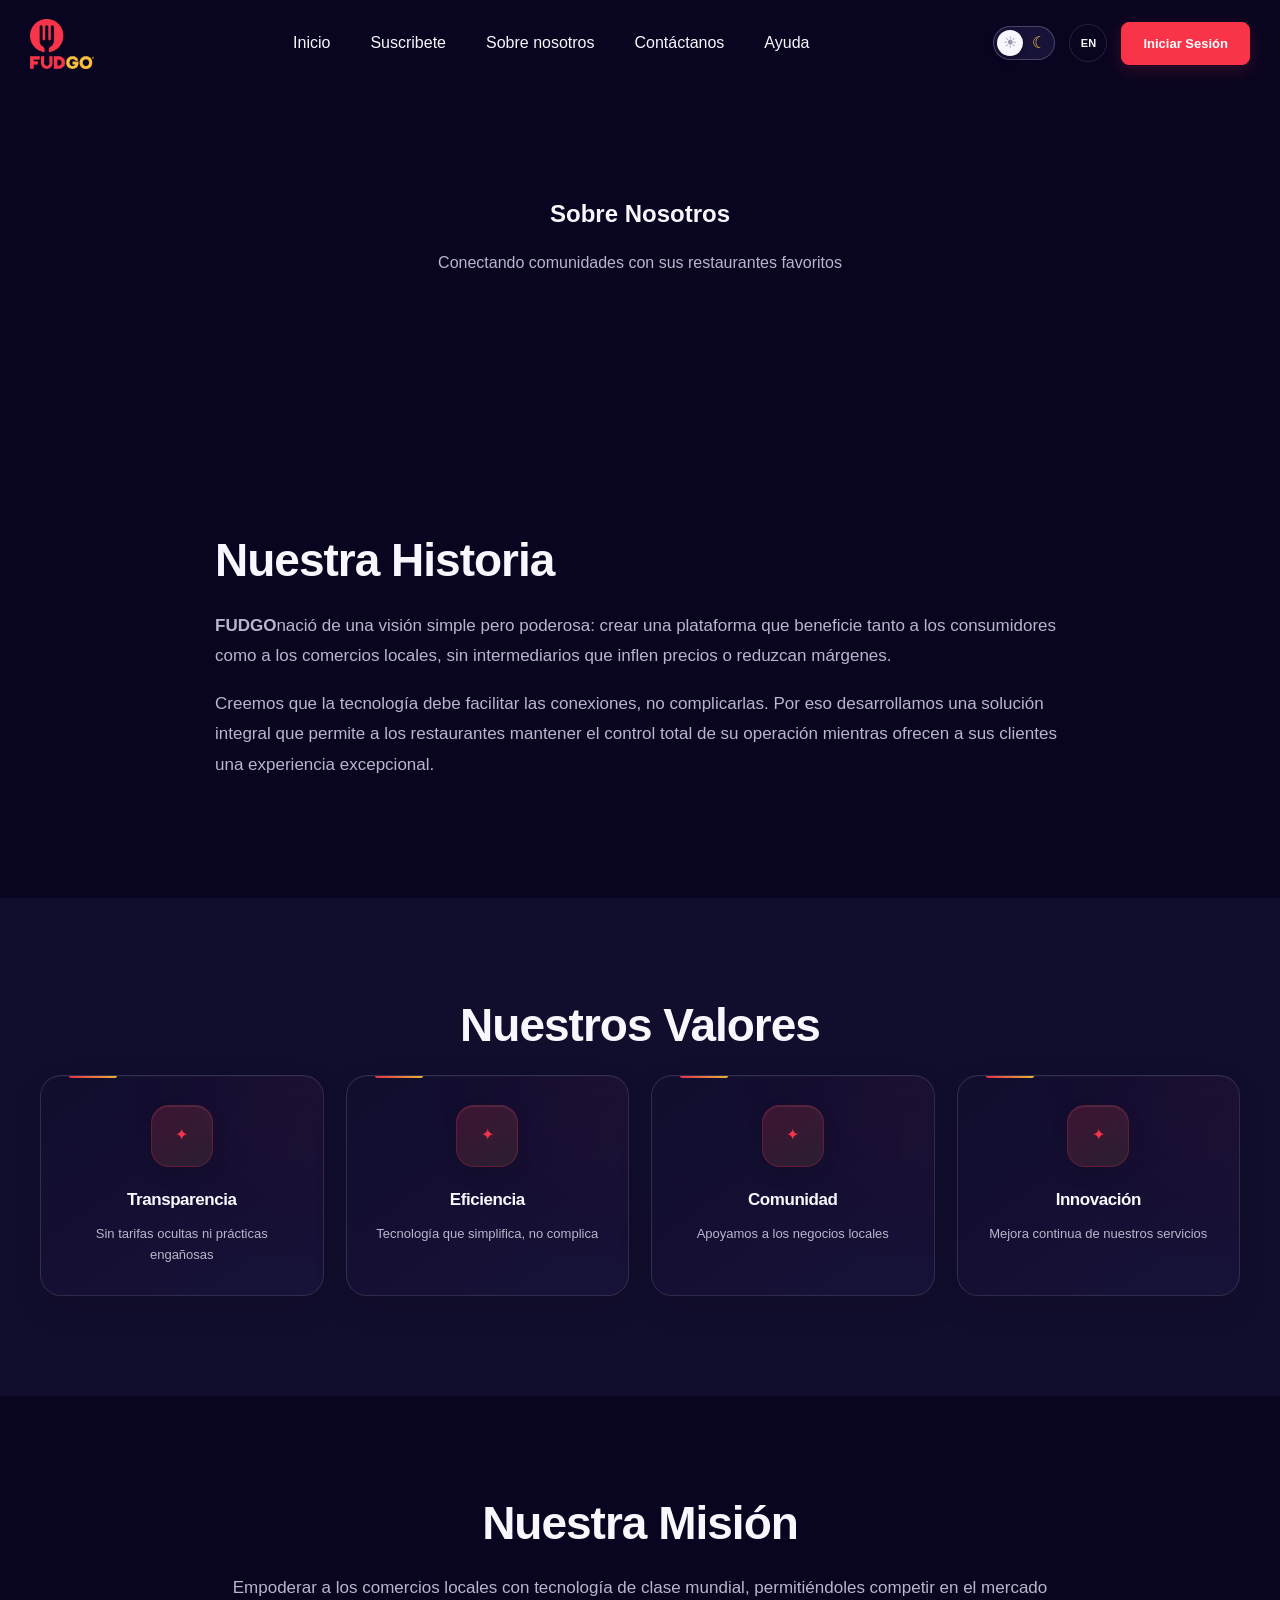
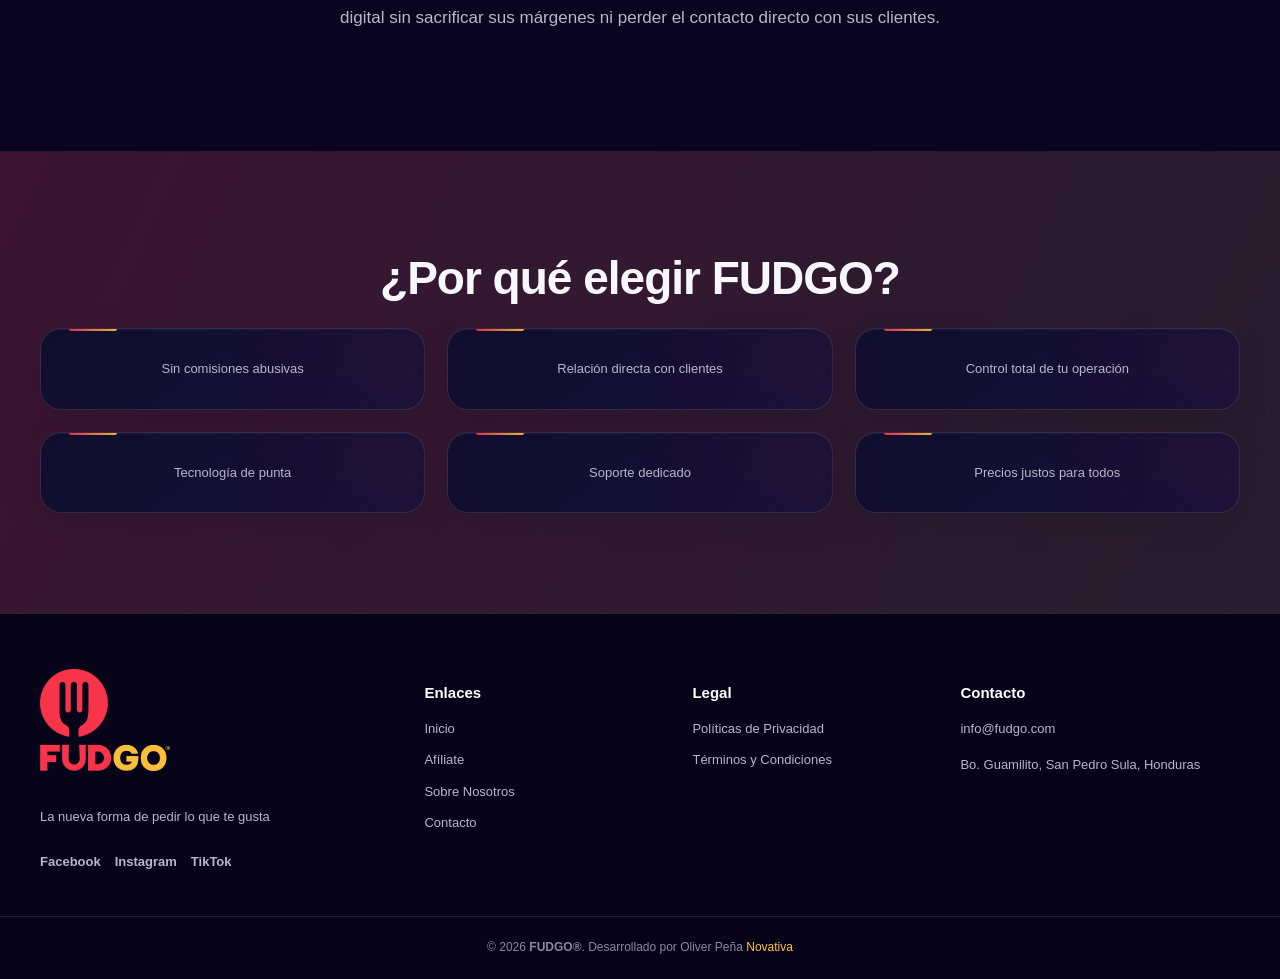
<file: about.html>
<!doctype html><html lang="es"><head><meta charset="utf-8"><meta name="viewport" content="width=device-width,initial-scale=1"><meta name="theme-color" content="#090520"><meta name="description" content="Fudgo: pide directo a tus comercios favoritos o haz crecer tu negocio."><title>Sobre Fudgo | Fudgo</title><link rel="icon" href="Logo.ico"><link rel="stylesheet" href="styles.css"></head><body><header class="site-header">
        <div class="navbar-container">

            <!-- LOGOTIPO -->
            <a class="brand" href="index.html" aria-label="Fudgo - Inicio">
                <img src="assets/src_assets/logo.png" alt="Fudgo" style="height: 50px; width: auto;">
            </a>

            <!-- BOTÓN MENÚ MÓVIL -->
            <button class="menu-toggle" type="button" aria-label="Abrir menú" aria-expanded="false">
                <span></span>
                <span></span>
                <span></span>
            </button>

            <!-- NAVEGACIÓN -->
            <nav class="nav" aria-label="Navegación principal">

                <div class="nav-links">
                    <a href="index.html" data-i18n="header.home">Inicio</a>
                    <a href="affiliate.html" data-i18n="header.suscribete">Suscribete</a>
                    <a href="about.html" data-i18n="header.about">Sobre Fudgo</a>
                    <a href="contact.html" data-i18n="header.contactanos">Contactanos</a>
                    <a href="help.html" data-i18n="header.help">Ayuda</a>
                </div>

                <!-- CONTROLES -->
                <div class="nav-actions">
                    <button class="theme-toggle" type="button" role="switch" aria-checked="false"
                        aria-label="Activar modo claro" title="Cambiar entre modo claro y oscuro">
                        <span class="theme-icon theme-icon-sun" aria-hidden="true">☀</span>
                        <span class="theme-icon theme-icon-moon" aria-hidden="true">☾</span>
                        <span class="theme-toggle-thumb" aria-hidden="true"></span>
                    </button>

                    <button class="lang-toggle" type="button">EN</button>

                    <a class="btn-login" href="https://admin.fudgo.com/sign-in" data-i18n="header.joinFudgo">
                        Iniciar sesión
                        <span aria-hidden="true">↗</span>
                    </a>
                </div>
            </nav>
        </div>
    </header><main><section class="section sub-hero"><div class="container hero-content center"><h1 data-i18n="about.title">Sobre Nosotros</h1><p data-i18n="about.subtitle"></p></div></section><section class="section container narrow"><h2 data-i18n="about.history.title"></h2><p><b class="fudgo">FUDGO</b><span data-i18n="about.history.p1"></span></p><p data-i18n="about.history.p2"></p></section><section class="section section-soft"><div class="container"><h2 class="center" data-i18n="about.values.title"></h2><div class="cards four"><article class="card center"><div class="card-icon">✦</div><h3 data-i18n="about.values.transparency"></h3><p data-i18n="about.values.transparency.desc"></p></article><article class="card center"><div class="card-icon">✦</div><h3 data-i18n="about.values.efficiency"></h3><p data-i18n="about.values.efficiency.desc"></p></article><article class="card center"><div class="card-icon">✦</div><h3 data-i18n="about.values.community"></h3><p data-i18n="about.values.community.desc"></p></article><article class="card center"><div class="card-icon">✦</div><h3 data-i18n="about.values.innovation"></h3><p data-i18n="about.values.innovation.desc"></p></article></div></div></section><section class="section container narrow center"><h2 data-i18n="about.mission.title"></h2><p class="lead" data-i18n="about.mission.desc"></p></section><section class="section cta-band"><div class="container"><h2><span data-i18n="about.why.title">¿Por qué elegir</span> <b>FUDGO</b>?</h2><div class="cards three"><article class="card"><p data-i18n="about.why.r1"></p></article><article class="card"><p data-i18n="about.why.r2"></p></article><article class="card"><p data-i18n="about.why.r3"></p></article><article class="card"><p data-i18n="about.why.r4"></p></article><article class="card"><p data-i18n="about.why.r5"></p></article><article class="card"><p data-i18n="about.why.r6"></p></article></div></div></section></main><footer class="footer"><div class="footer-grid"><div><img src="assets/src_assets/logo.png" alt="Fudgo" class="footer-logo"><p data-i18n="footer.tagline">La nueva forma de pedir lo que te gusta</p><div class="social"><a href="https://www.facebook.com/fudgoapp" target="_blank" rel="noopener noreferrer">Facebook</a><a href="https://www.instagram.com/fudgoapp/" target="_blank" rel="noopener noreferrer">Instagram</a><a href="https://tiktok.com/@fudgoapp" target="_blank" rel="noopener noreferrer">TikTok</a></div></div><div><h3 data-i18n="footer.links">Enlaces</h3><a href="index.html" data-i18n="footer.home">Inicio</a><a href="affiliate.html" data-i18n="footer.affiliate">Afíliate</a><a href="about.html" data-i18n="footer.aboutUs">Sobre Nosotros</a><a href="help.html" data-i18n="footer.contact">Contacto</a></div><div><h3 data-i18n="footer.legal">Legal</h3><a href="terminoscondiciones.html#privacidad" data-i18n="footer.privacy">Políticas de Privacidad</a><a href="terminoscondiciones.html" data-i18n="footer.terms">Términos y Condiciones</a></div><div><h3 data-i18n="footer.contactTitle">Contacto</h3><a href="mailto:info@fudgo.com">info@fudgo.com</a><p>Bo. Guamilito, San Pedro Sula, Honduras</p></div></div><div class="copyright">© 2026 <b class="fudgo">FUDGO®</b>. <span data-i18n="footer.developedBy">Desarrollado por</span> <a href="https://novativa.org/" target="_blank" rel="noopener noreferrer">Novativa</a></div></footer><script src="app.js"></script></body></html>
</file>
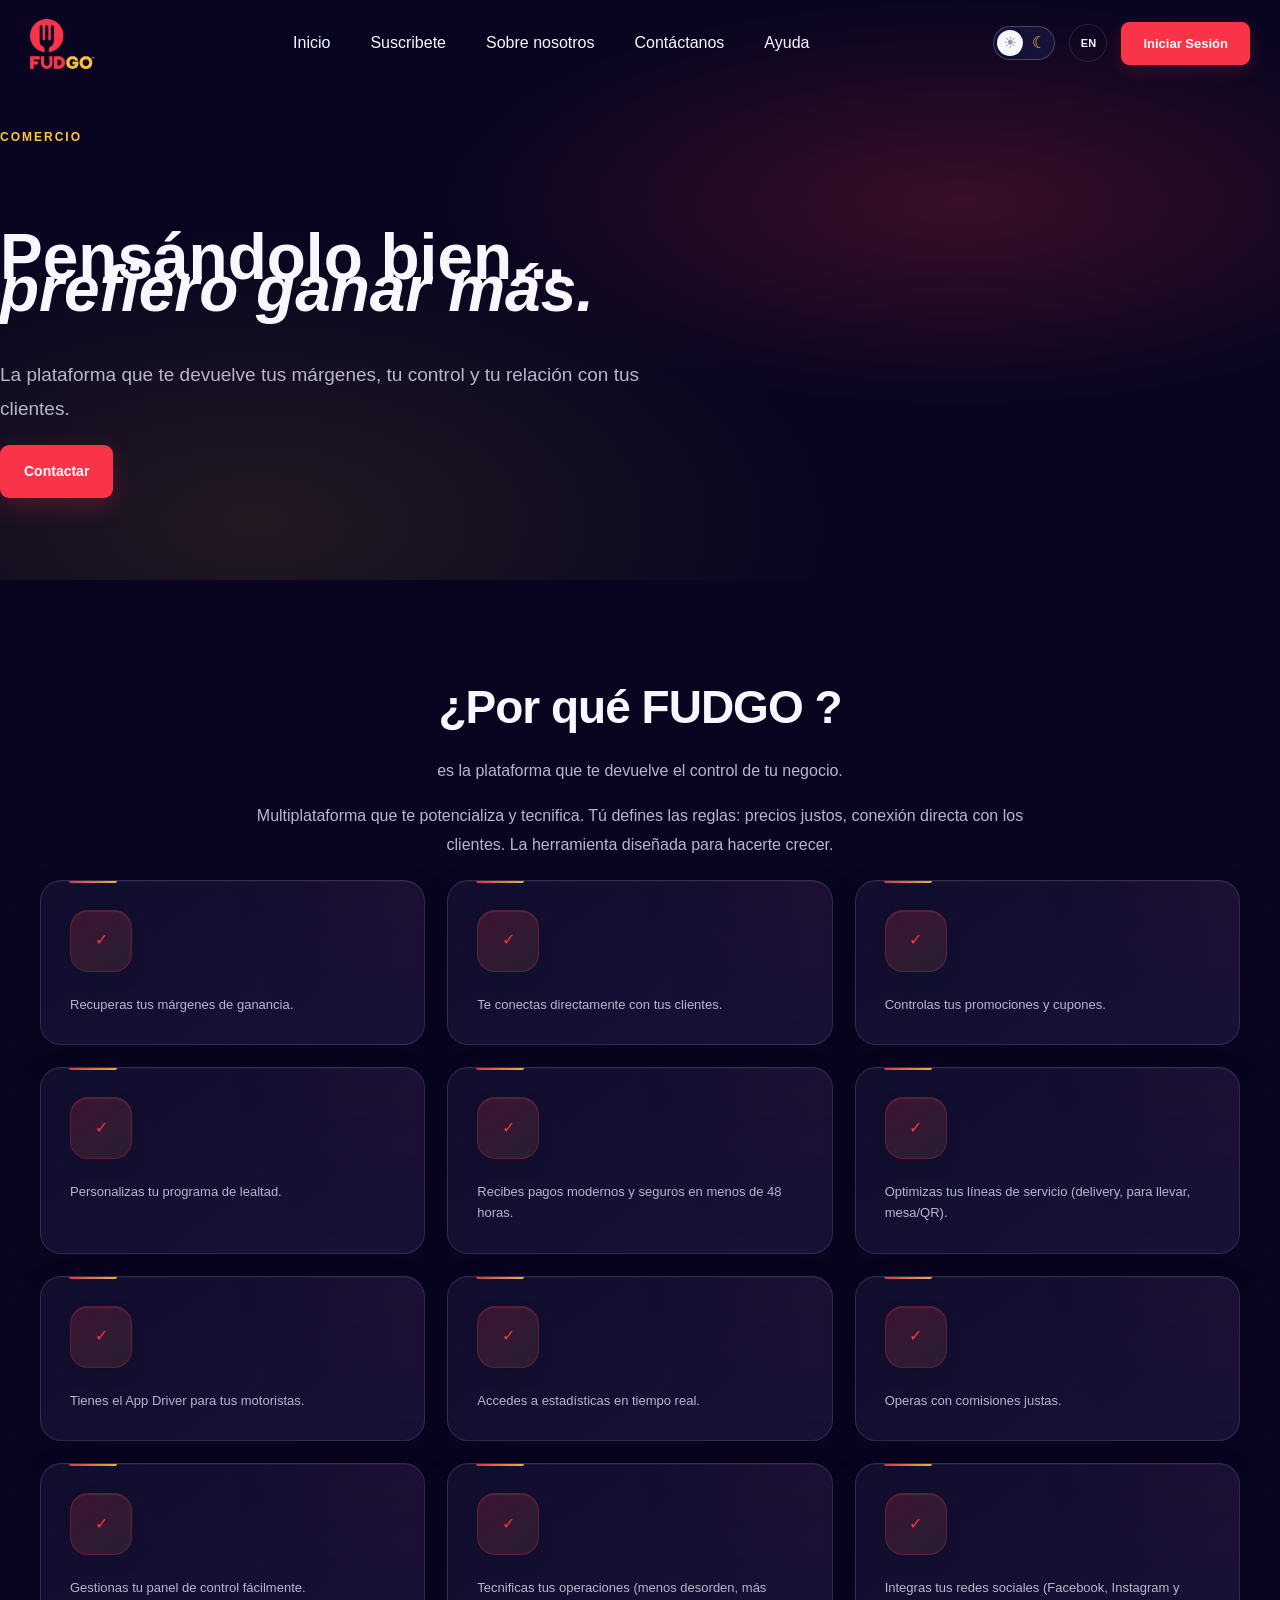
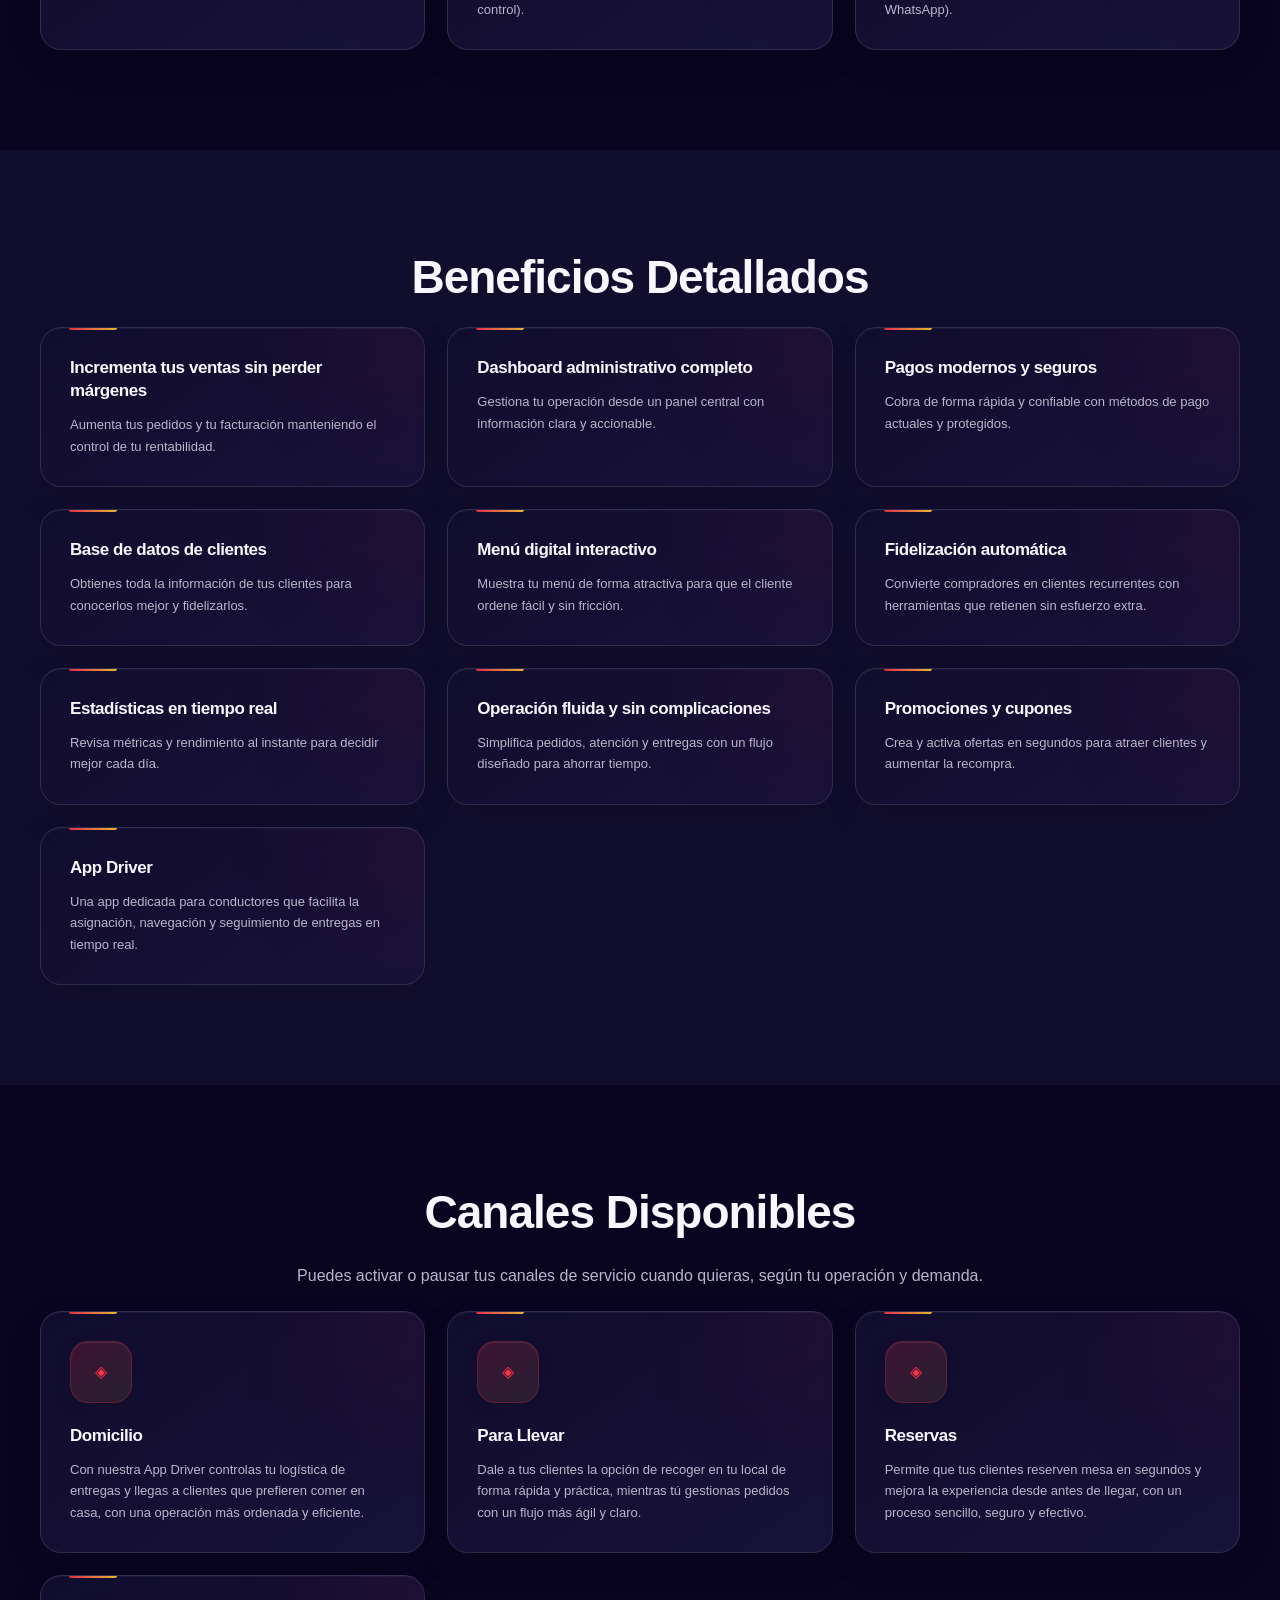
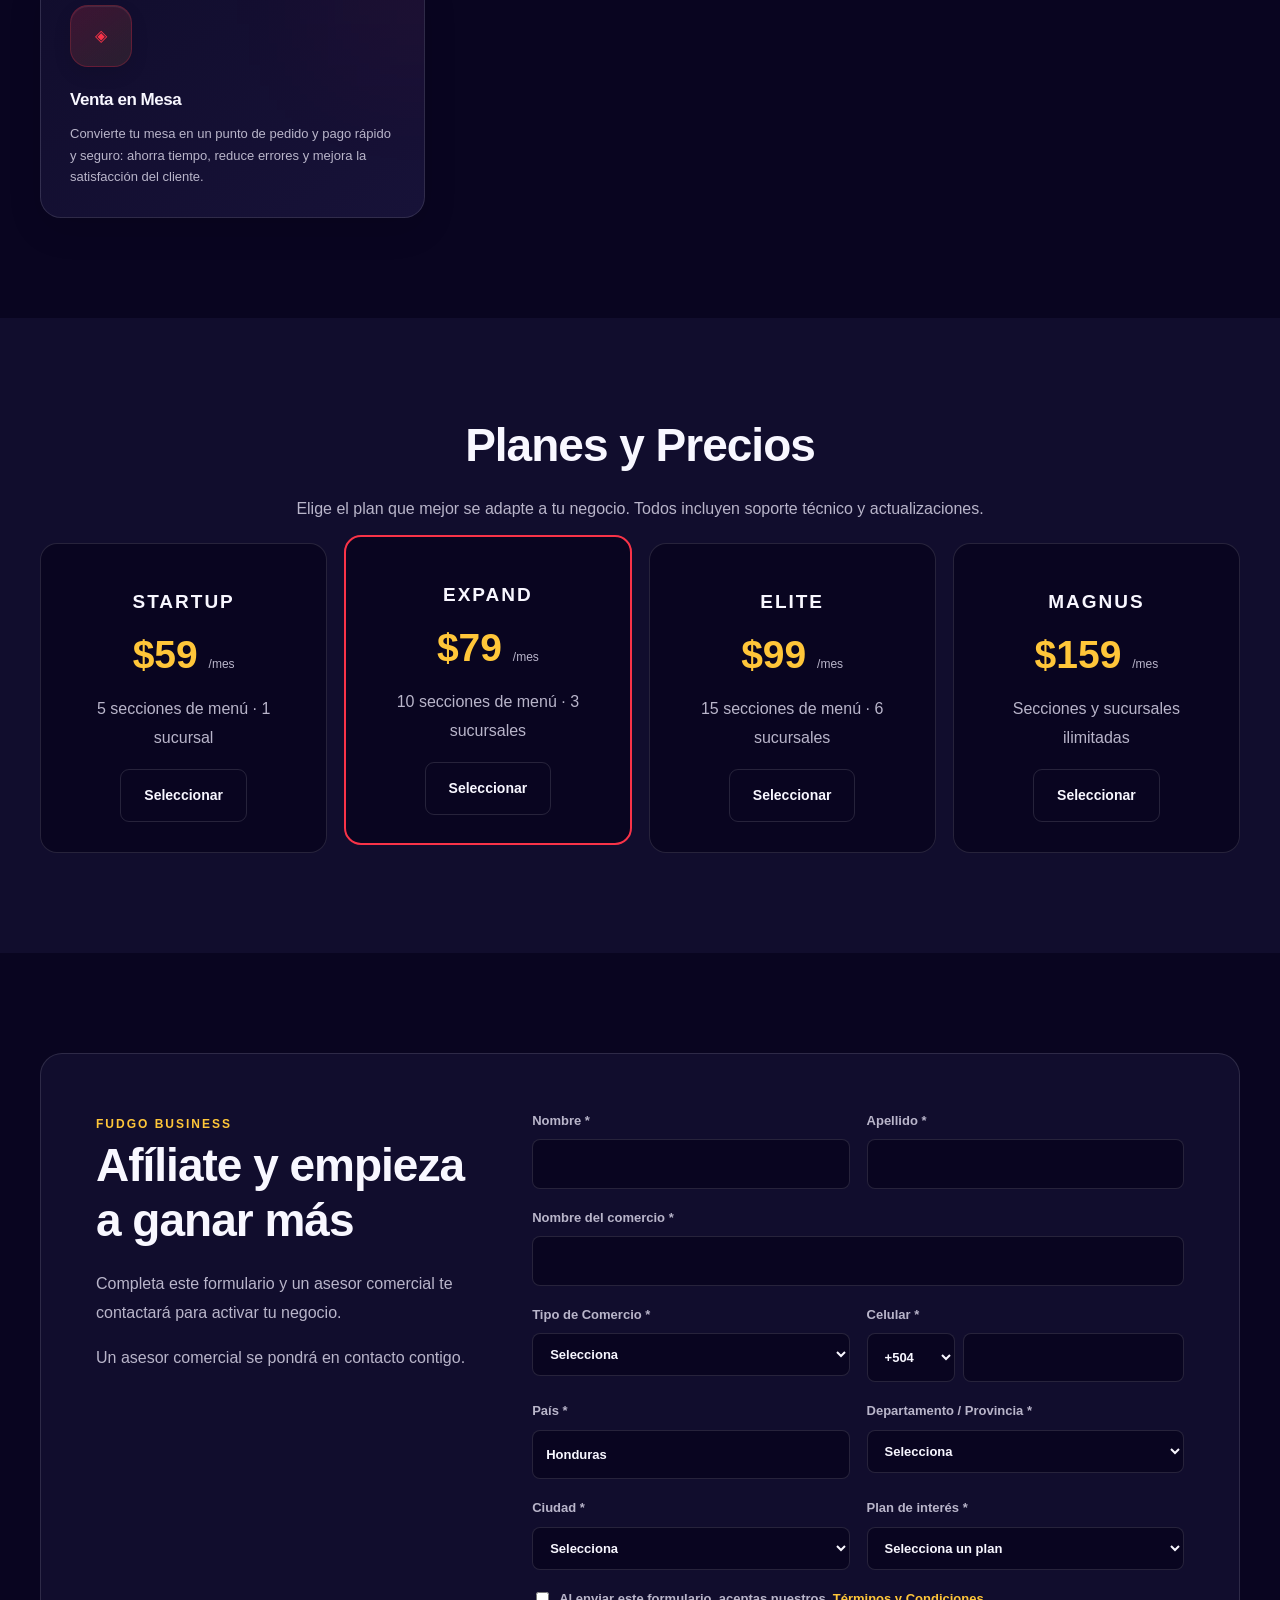
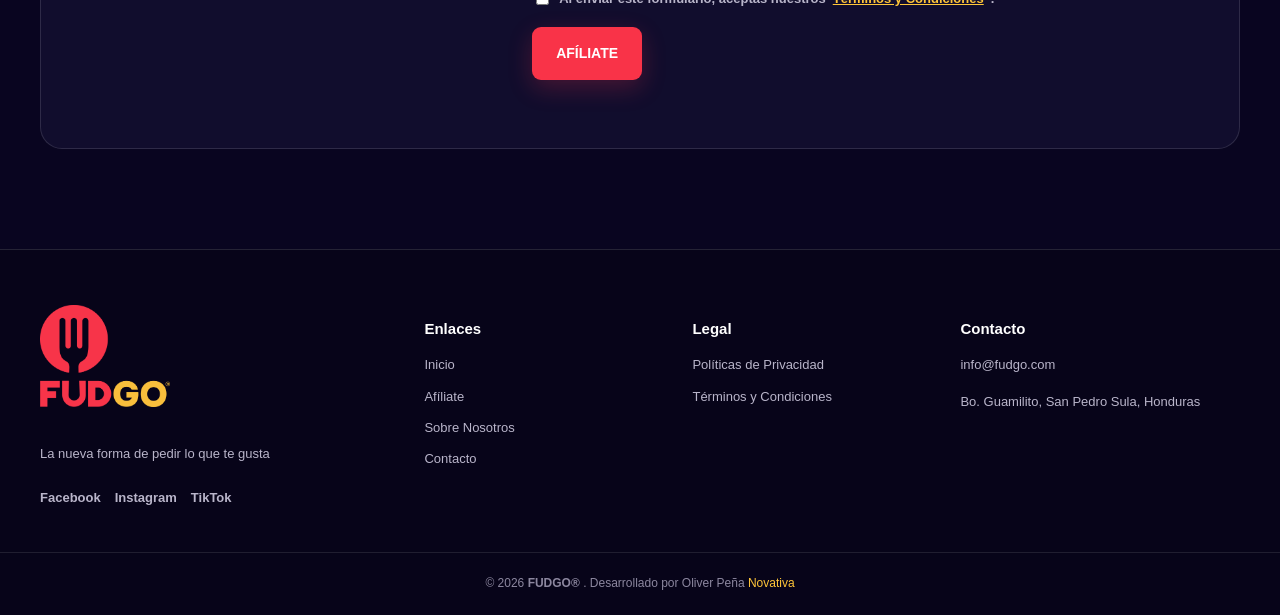
<file: affiliate.html>
<!DOCTYPE html>
<html lang="es">

<head>
    <meta charset="UTF-8">
    <meta name="viewport" content="width=device-width, initial-scale=1">
    <meta name="theme-color" content="#090520">

    <meta name="description"
        content="Afíliate a Fudgo y descubre una plataforma diseñada para ayudarte a crecer, conectar con tus clientes y mejorar la rentabilidad de tu comercio.">

    <title>Afíliate a Fudgo | Haz crecer tu comercio</title>

    <link rel="icon" href="Logo.ico">
    <link rel="stylesheet" href="styles.css">
</head>

<body>

    <!-- =====================================================
         HEADER Y NAVEGACIÓN
    ====================================================== -->

    <header class="site-header">

        <div class="navbar-container">

            <!-- Logotipo -->

            <a class="brand" href="index.html" aria-label="Fudgo - Inicio">
                <img src="assets/src_assets/logo.png" alt="Fudgo" style="height: 50px; width: auto;">
            </a>

            <!-- Menú móvil -->

            <button class="menu-toggle" type="button" aria-label="Abrir menú" aria-expanded="false">
                <span></span>
                <span></span>
                <span></span>
            </button>

            <!-- Navegación principal -->

            <nav class="nav" aria-label="Navegación principal">

                <div class="nav-links">

                    <a href="index.html" data-i18n="header.home">
                        Inicio
                    </a>

                    <a href="affiliate.html" data-i18n="header.suscribete">
                        Suscríbete
                    </a>

                    <a href="about.html" data-i18n="header.about">
                        Sobre Fudgo
                    </a>

                    <a href="contact.html" data-i18n="header.contactanos">
                        Contáctanos
                    </a>

                    <a href="help.html" data-i18n="header.help">
                        Ayuda
                    </a>

                </div>

                <!-- Controles de navegación -->

                <div class="nav-actions">

                    <!-- Selector de tema -->

                    <button class="theme-toggle" type="button" role="switch" aria-checked="false"
                        aria-label="Activar modo claro" title="Cambiar entre modo claro y oscuro">

                        <span class="theme-icon theme-icon-sun" aria-hidden="true">
                            ☀
                        </span>

                        <span class="theme-icon theme-icon-moon" aria-hidden="true">
                            ☾
                        </span>

                        <span class="theme-toggle-thumb" aria-hidden="true"></span>

                    </button>

                    <!-- Selector de idioma -->

                    <button class="lang-toggle" type="button">
                        EN
                    </button>

                    <!-- Inicio de sesión -->

                    <a class="btn-login" href="https://admin.fudgo.com/sign-in" data-i18n="header.joinFudgo">
                        Iniciar sesión

                        <span aria-hidden="true">
                            ↗
                        </span>
                    </a>

                </div>

            </nav>

        </div>

    </header>


    <!-- =====================================================
         CONTENIDO PRINCIPAL
    ====================================================== -->

    <main>


        <!-- =================================================
             HERO DE AFILIACIÓN
        ================================================== -->

        <section class="hero sub-hero">

            <div class="container hero-content">

                <span class="eyebrow" data-i18n="aff.hero.badge">
                    Comercio
                </span>

                <h1>

                    <span data-i18n="aff.hero.slide1.l1">
                        Pensándolo bien...
                    </span>

                    <br>

                    <em data-i18n="aff.hero.slide1.l2">
                        prefiero ganar más.
                    </em>

                </h1>

                <p data-i18n="aff.hero.subtitle">
                    La plataforma que te devuelve tus márgenes,
                    tu control y tu relación con tus clientes.
                </p>

                <a href="#formulario" class="btn btn-primary" data-i18n="aff.hero.contact">
                    Contactar
                </a>

            </div>

        </section>


        <!-- =================================================
             POR QUÉ FUDGO
        ================================================== -->

        <section class="section container">

            <div class="section-heading">

                <h2>

                    <span data-i18n="aff.why.title">
                        ¿Por qué
                    </span>

                    <b class="fudgo">
                        FUDGO
                    </b>?

                </h2>

                <p class="lead" data-i18n="aff.why.subtitle">
                    Es la plataforma que te devuelve el control
                    de tu negocio.
                </p>

                <p data-i18n="aff.why.desc"></p>

            </div>


            <!-- Tarjetas de ventajas -->

            <div class="cards">

                <article class="card">

                    <div class="card-icon" aria-hidden="true">
                        ✓
                    </div>

                    <p data-i18n="aff.why.item1"></p>

                </article>


                <article class="card">

                    <div class="card-icon" aria-hidden="true">
                        ✓
                    </div>

                    <p data-i18n="aff.why.item2"></p>

                </article>


                <article class="card">

                    <div class="card-icon" aria-hidden="true">
                        ✓
                    </div>

                    <p data-i18n="aff.why.item3"></p>

                </article>


                <article class="card">

                    <div class="card-icon" aria-hidden="true">
                        ✓
                    </div>

                    <p data-i18n="aff.why.item4"></p>

                </article>


                <article class="card">

                    <div class="card-icon" aria-hidden="true">
                        ✓
                    </div>

                    <p data-i18n="aff.why.item5"></p>

                </article>


                <article class="card">

                    <div class="card-icon" aria-hidden="true">
                        ✓
                    </div>

                    <p data-i18n="aff.why.item6"></p>

                </article>


                <article class="card">

                    <div class="card-icon" aria-hidden="true">
                        ✓
                    </div>

                    <p data-i18n="aff.why.item7"></p>

                </article>


                <article class="card">

                    <div class="card-icon" aria-hidden="true">
                        ✓
                    </div>

                    <p data-i18n="aff.why.item8"></p>

                </article>


                <article class="card">

                    <div class="card-icon" aria-hidden="true">
                        ✓
                    </div>

                    <p data-i18n="aff.why.item9"></p>

                </article>


                <article class="card">

                    <div class="card-icon" aria-hidden="true">
                        ✓
                    </div>

                    <p data-i18n="aff.why.item10"></p>

                </article>


                <article class="card">

                    <div class="card-icon" aria-hidden="true">
                        ✓
                    </div>

                    <p data-i18n="aff.why.item11"></p>

                </article>


                <article class="card">

                    <div class="card-icon" aria-hidden="true">
                        ✓
                    </div>

                    <p data-i18n="aff.why.item12"></p>

                </article>

            </div>

        </section>


        <!-- =================================================
             BENEFICIOS DETALLADOS
        ================================================== -->

        <section class="section section-soft">

            <div class="container">

                <div class="section-heading">

                    <h2 data-i18n="aff.benefits.title">
                        Beneficios detallados
                    </h2>

                </div>


                <div class="cards">

                    <article class="card">

                        <h3 data-i18n="aff.benefits.b1.title"></h3>

                        <p data-i18n="aff.benefits.b1.desc"></p>

                    </article>


                    <article class="card">

                        <h3 data-i18n="aff.benefits.b2.title"></h3>

                        <p data-i18n="aff.benefits.b2.desc"></p>

                    </article>


                    <article class="card">

                        <h3 data-i18n="aff.benefits.b3.title"></h3>

                        <p data-i18n="aff.benefits.b3.desc"></p>

                    </article>


                    <article class="card">

                        <h3 data-i18n="aff.benefits.b4.title"></h3>

                        <p data-i18n="aff.benefits.b4.desc"></p>

                    </article>


                    <article class="card">

                        <h3 data-i18n="aff.benefits.b5.title"></h3>

                        <p data-i18n="aff.benefits.b5.desc"></p>

                    </article>


                    <article class="card">

                        <h3 data-i18n="aff.benefits.b6.title"></h3>

                        <p data-i18n="aff.benefits.b6.desc"></p>

                    </article>


                    <article class="card">

                        <h3 data-i18n="aff.benefits.b7.title"></h3>

                        <p data-i18n="aff.benefits.b7.desc"></p>

                    </article>


                    <article class="card">

                        <h3 data-i18n="aff.benefits.b8.title"></h3>

                        <p data-i18n="aff.benefits.b8.desc"></p>

                    </article>


                    <article class="card">

                        <h3 data-i18n="aff.benefits.b9.title"></h3>

                        <p data-i18n="aff.benefits.b9.desc"></p>

                    </article>


                    <article class="card">

                        <h3 data-i18n="aff.benefits.b10.title"></h3>

                        <p data-i18n="aff.benefits.b10.desc"></p>

                    </article>

                </div>

            </div>

        </section>


        <!-- =================================================
             CANALES DISPONIBLES
        ================================================== -->

        <section class="section container">

            <div class="section-heading">

                <h2 data-i18n="aff.channels.title">
                    Canales disponibles
                </h2>

                <p data-i18n="aff.channels.subtitle"></p>

            </div>


            <div class="cards">

                <article class="card">

                    <div class="card-icon" aria-hidden="true">
                        ◈
                    </div>

                    <h3 data-i18n="aff.channels.delivery"></h3>

                    <p data-i18n="aff.channels.delivery.desc"></p>

                </article>


                <article class="card">

                    <div class="card-icon" aria-hidden="true">
                        ◈
                    </div>

                    <h3 data-i18n="aff.channels.takeout"></h3>

                    <p data-i18n="aff.channels.takeout.desc"></p>

                </article>


                <article class="card">

                    <div class="card-icon" aria-hidden="true">
                        ◈
                    </div>

                    <h3 data-i18n="aff.channels.reservations"></h3>

                    <p data-i18n="aff.channels.reservations.desc"></p>

                </article>


                <article class="card">

                    <div class="card-icon" aria-hidden="true">
                        ◈
                    </div>

                    <h3 data-i18n="aff.channels.dineIn"></h3>

                    <p data-i18n="aff.channels.dineIn.desc"></p>

                </article>

            </div>

        </section>


        <!-- =================================================
             PLANES Y PRECIOS
        ================================================== -->

        <section class="section section-soft">

            <div class="container">

                <div class="section-heading">

                    <h2 data-i18n="aff.pricing.title">
                        Planes y precios
                    </h2>

                    <p data-i18n="aff.pricing.subtitle"></p>

                </div>


                <div class="pricing">


                    <!-- STARTUP -->

                    <article class="price-card">

                        <h3>
                            STARTUP
                        </h3>

                        <div class="price">
                            $59
                            <small>/mes</small>
                        </div>

                        <p>
                            5 secciones de menú · 1 sucursal
                        </p>

                        <a class="btn btn-outline" href="#formulario" data-plan="STARTUP">
                            Seleccionar
                        </a>

                    </article>


                    <!-- EXPAND -->

                    <article class="price-card featured">

                        <h3>
                            EXPAND
                        </h3>

                        <div class="price">
                            $79
                            <small>/mes</small>
                        </div>

                        <p>
                            10 secciones de menú · 3 sucursales
                        </p>

                        <a class="btn btn-outline" href="#formulario" data-plan="EXPAND">
                            Seleccionar
                        </a>

                    </article>


                    <!-- ELITE -->

                    <article class="price-card">

                        <h3>
                            ELITE
                        </h3>

                        <div class="price">
                            $99
                            <small>/mes</small>
                        </div>

                        <p>
                            15 secciones de menú · 6 sucursales
                        </p>

                        <a class="btn btn-outline" href="#formulario" data-plan="ELITE">
                            Seleccionar
                        </a>

                    </article>


                    <!-- MAGNUS -->

                    <article class="price-card">

                        <h3>
                            MAGNUS
                        </h3>

                        <div class="price">
                            $159
                            <small>/mes</small>
                        </div>

                        <p>
                            Secciones y sucursales ilimitadas
                        </p>

                        <a class="btn btn-outline" href="#formulario" data-plan="MAGNUS">
                            Seleccionar
                        </a>

                    </article>

                </div>

            </div>

        </section>


        <!-- =================================================
             FORMULARIO DE AFILIACIÓN
        ================================================== -->

        <section class="section container" id="formulario">

            <div class="form-wrap">


                <!-- Información del formulario -->

                <div class="form-intro">

                    <span class="eyebrow">
                        FUDGO BUSINESS
                    </span>

                    <h2 data-i18n="aff.form.title">
                        Afíliate y empieza a ganar más
                    </h2>

                    <p data-i18n="aff.form.subtitle"></p>

                    <p class="muted">
                        Un asesor comercial se pondrá en contacto contigo.
                    </p>

                </div>


                <!-- Formulario -->

                <form id="affiliate-form" class="form-grid" novalidate>


                    <!-- Campo antispam -->

                    <label class="form-honeypot" aria-hidden="true">

                        No completar

                        <input name="website" type="text" tabindex="-1" autocomplete="off">

                    </label>


                    <!-- Nombre -->

                    <label>

                        <span data-i18n="aff.form.firstName">
                            Nombre *
                        </span>

                        <input type="text" name="firstName" autocomplete="given-name" required>

                    </label>


                    <!-- Apellido -->

                    <label>

                        <span data-i18n="aff.form.lastName">
                            Apellido *
                        </span>

                        <input type="text" name="lastName" autocomplete="family-name" required>

                    </label>


                    <!-- Nombre del comercio -->

                    <label class="full">

                        <span data-i18n="aff.form.businessName">
                            Nombre del comercio *
                        </span>

                        <input type="text" name="businessName" autocomplete="organization" required>

                    </label>


                    <!-- Tipo de comercio -->

                    <label>

                        <span data-i18n="aff.form.businessType">
                            Tipo de comercio *
                        </span>

                        <select name="businessType" required>

                            <option value="">
                                Selecciona
                            </option>

                            <option value="Bares y pubs">
                                Bares y pubs
                            </option>

                            <option value="Cafeterías">
                                Cafeterías
                            </option>

                            <option value="Carnicerías y delicatessen">
                                Carnicerías y delicatessen
                            </option>

                            <option value="Catering y banquetes">
                                Catering y banquetes
                            </option>

                            <option value="Comida rápida">
                                Comida rápida
                            </option>

                            <option value="Comida saludable">
                                Comida saludable
                            </option>

                            <option value="Food trucks">
                                Food trucks
                            </option>

                            <option value="Heladerías y postres">
                                Heladerías y postres
                            </option>

                            <option value="Mariscos">
                                Mariscos
                            </option>

                            <option value="Panaderías y reposterías">
                                Panaderías y reposterías
                            </option>

                            <option value="Pizzerías">
                                Pizzerías
                            </option>

                            <option value="Restaurantes">
                                Restaurantes
                            </option>

                            <option value="Supermercados y minisúper">
                                Supermercados y minisúper
                            </option>

                            <option value="Sushi y comida asiática">
                                Sushi y comida asiática
                            </option>

                            <option value="Tiendas de conveniencia">
                                Tiendas de conveniencia
                            </option>

                        </select>

                    </label>


                    <!-- Celular -->

                    <label>

                        <span data-i18n="aff.form.phone">
                            Celular *
                        </span>

                        <div class="phone-input">

                            <select name="countryCode" aria-label="Código de país">

                                <option value="+504">
                                    +504
                                </option>

                                <option value="+1">
                                    +1
                                </option>

                            </select>

                            <input type="tel" name="phone" autocomplete="tel-national" required>

                        </div>

                    </label>


                    <!-- País -->

                    <label>

                        <span data-i18n="aff.form.country">
                            País *
                        </span>

                        <input type="text" name="country" value="Honduras" autocomplete="country-name" required>

                    </label>


                    <!-- Departamento -->

                    <label>

                        <span data-i18n="aff.form.department">
                            Departamento / Provincia *
                        </span>

                        <select name="department" required>

                            <option value="">
                                Selecciona
                            </option>

                            <option value="Atlántida">
                                Atlántida
                            </option>

                            <option value="Choluteca">
                                Choluteca
                            </option>

                            <option value="Colón">
                                Colón
                            </option>

                            <option value="Comayagua">
                                Comayagua
                            </option>

                            <option value="Copán">
                                Copán
                            </option>

                            <option value="Cortés">
                                Cortés
                            </option>

                            <option value="El Paraíso">
                                El Paraíso
                            </option>

                            <option value="Francisco Morazán">
                                Francisco Morazán
                            </option>

                            <option value="Gracias a Dios">
                                Gracias a Dios
                            </option>

                            <option value="Intibucá">
                                Intibucá
                            </option>

                            <option value="Islas de la Bahía">
                                Islas de la Bahía
                            </option>

                            <option value="La Paz">
                                La Paz
                            </option>

                            <option value="Lempira">
                                Lempira
                            </option>

                            <option value="Ocotepeque">
                                Ocotepeque
                            </option>

                            <option value="Olancho">
                                Olancho
                            </option>

                            <option value="Santa Bárbara">
                                Santa Bárbara
                            </option>

                            <option value="Valle">
                                Valle
                            </option>

                            <option value="Yoro">
                                Yoro
                            </option>

                        </select>

                    </label>


                    <!-- Ciudad -->

                    <label>

                        <span data-i18n="aff.form.city">
                            Ciudad *
                        </span>

                        <select name="city" id="city" required>

                            <option value="">
                                Selecciona
                            </option>

                            <option value="San Pedro Sula">
                                San Pedro Sula
                            </option>

                            <option value="Tegucigalpa">
                                Tegucigalpa
                            </option>

                            <option value="La Ceiba">
                                La Ceiba
                            </option>

                            <option value="Choluteca">
                                Choluteca
                            </option>

                            <option value="Comayagua">
                                Comayagua
                            </option>

                            <option value="Siguatepeque">
                                Siguatepeque
                            </option>

                            <option value="Otro">
                                Otro
                            </option>

                        </select>

                    </label>


                    <!-- Ciudad personalizada -->

                    <label id="custom-city-wrap" class="hidden">

                        <span data-i18n="aff.form.customCity">
                            Especificar ciudad *
                        </span>

                        <input type="text" name="customCity">

                    </label>


                    <!-- Plan de interés -->

                    <label>

                        <span data-i18n="aff.form.plan">
                            Plan de interés *
                        </span>

                        <select name="plan" id="plan" required>

                            <option value="">
                                Selecciona un plan
                            </option>

                            <option value="STARTUP">
                                STARTUP
                            </option>

                            <option value="EXPAND">
                                EXPAND
                            </option>

                            <option value="ELITE">
                                ELITE
                            </option>

                            <option value="MAGNUS">
                                MAGNUS
                            </option>

                        </select>

                    </label>


                    <!-- Aceptación de términos -->

                    <label class="full consent">

                        <input type="checkbox" name="termsAcceptedCheckbox" value="yes" required>

                        <span data-i18n="aff.form.terms">
                            Al enviar este formulario, aceptas nuestros
                        </span>

                        <a href="terminoscondiciones.html" target="_blank" rel="noopener noreferrer">
                            Términos y Condiciones
                        </a>.

                    </label>


                    <!-- Envío -->

                    <div class="full">

                        <button class="btn btn-primary" type="submit" data-i18n="aff.form.submit">
                            AFÍLIATE
                        </button>

                        <p id="form-status" class="form-status" role="status" aria-live="polite"></p>

                    </div>

                </form>

            </div>

        </section>

    </main>


    <!-- =====================================================
         FOOTER
    ====================================================== -->

    <footer class="footer">

        <div class="footer-grid">


            <!-- Marca -->

            <div>

                <img src="assets/src_assets/logo.png" alt="Fudgo" class="footer-logo">

                <p data-i18n="footer.tagline">
                    La nueva forma de pedir lo que te gusta
                </p>


                <!-- Redes sociales -->

                <div class="social">

                    <a href="https://www.facebook.com/fudgoapp" target="_blank" rel="noopener noreferrer">
                        Facebook
                    </a>

                    <a href="https://www.instagram.com/fudgoapp/" target="_blank" rel="noopener noreferrer">
                        Instagram
                    </a>

                    <a href="https://tiktok.com/@fudgoapp" target="_blank" rel="noopener noreferrer">
                        TikTok
                    </a>

                </div>

            </div>


            <!-- Enlaces -->

            <div>

                <h3 data-i18n="footer.links">
                    Enlaces
                </h3>

                <a href="index.html" data-i18n="footer.home">
                    Inicio
                </a>

                <a href="affiliate.html" data-i18n="footer.affiliate">
                    Afíliate
                </a>

                <a href="about.html" data-i18n="footer.aboutUs">
                    Sobre Nosotros
                </a>

                <a href="help.html" data-i18n="footer.contact">
                    Contacto
                </a>

            </div>


            <!-- Información legal -->

            <div>

                <h3 data-i18n="footer.legal">
                    Legal
                </h3>

                <a href="terminoscondiciones.html#privacidad" data-i18n="footer.privacy">
                    Políticas de Privacidad
                </a>

                <a href="terminoscondiciones.html" data-i18n="footer.terms">
                    Términos y Condiciones
                </a>

            </div>


            <!-- Contacto -->

            <div>

                <h3 data-i18n="footer.contactTitle">
                    Contacto
                </h3>

                <a href="mailto:info@fudgo.com">
                    info@fudgo.com
                </a>

                <p>
                    Bo. Guamilito, San Pedro Sula, Honduras
                </p>

            </div>

        </div>


        <!-- Copyright -->

        <div class="copyright">

            © 2026

            <b class="fudgo">
                FUDGO®
            </b>.

            <span data-i18n="footer.developedBy">
                Desarrollado por
            </span>

            <a href="https://novativa.org/" target="_blank" rel="noopener noreferrer">
                Novativa
            </a>

        </div>

    </footer>


    <!-- =====================================================
         JAVASCRIPT
    ====================================================== -->

    <script src="app.js"></script>

</body>

</html>
</file>
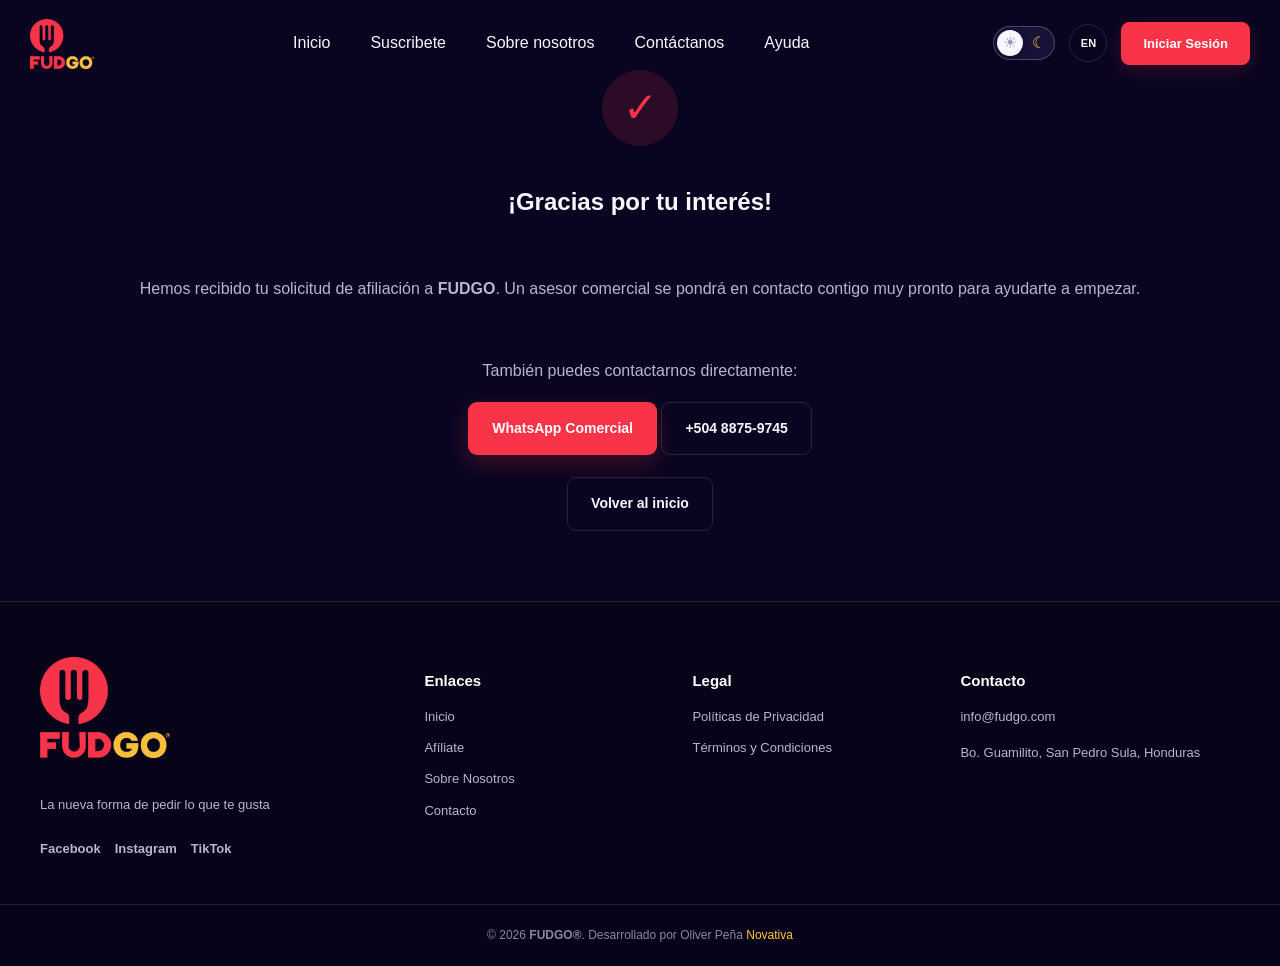
<file: gracias.html>
<!doctype html><html lang="es"><head><meta charset="utf-8"><meta name="viewport" content="width=device-width,initial-scale=1"><meta name="theme-color" content="#090520"><meta name="description" content="Fudgo: pide directo a tus comercios favoritos o haz crecer tu negocio."><title>Gracias | Fudgo</title><link rel="icon" href="Logo.ico"><link rel="stylesheet" href="styles.css"></head><body><header class="site-header">
        <div class="navbar-container">

            <!-- LOGOTIPO -->
            <a class="brand" href="index.html" aria-label="Fudgo - Inicio">
                <img src="assets/src_assets/logo.png" alt="Fudgo" style="height: 50px; width: auto;">
            </a>

            <!-- BOTÓN MENÚ MÓVIL -->
            <button class="menu-toggle" type="button" aria-label="Abrir menú" aria-expanded="false">
                <span></span>
                <span></span>
                <span></span>
            </button>

            <!-- NAVEGACIÓN -->
            <nav class="nav" aria-label="Navegación principal">

               <div class="nav-links">
                    <a href="index.html" data-i18n="header.home">Inicio</a>
                    <a href="affiliate.html" data-i18n="header.suscribete">Suscribete</a>
                    <a href="about.html" data-i18n="header.about">Sobre Fudgo</a>
                    <a href="contact.html" data-i18n="header.contactanos">Contactanos</a>
                    <a href="help.html" data-i18n="header.help">Ayuda</a>
                </div>

                <!-- CONTROLES -->
                <div class="nav-actions">
                    <button class="theme-toggle" type="button" role="switch" aria-checked="false"
                        aria-label="Activar modo claro" title="Cambiar entre modo claro y oscuro">
                        <span class="theme-icon theme-icon-sun" aria-hidden="true">☀</span>
                        <span class="theme-icon theme-icon-moon" aria-hidden="true">☾</span>
                        <span class="theme-toggle-thumb" aria-hidden="true"></span>
                    </button>

                    <button class="lang-toggle" type="button">EN</button>

                    <a class="btn-login" href="https://admin.fudgo.com/sign-in" data-i18n="header.joinFudgo">
                        Iniciar sesión
                        <span aria-hidden="true">↗</span>
                    </a>
                </div>
            </nav>
        </div>
    </header><main><section class="section thankyou"><div class="success-mark">✓</div><h1 data-i18n="thanks.title">¡Gracias por tu interés!</h1><p class="lead"><span data-i18n="thanks.message"></span> <b class="fudgo">FUDGO</b><span data-i18n="thanks.message2"></span></p><div class="card"><p data-i18n="thanks.directContact">¿Necesitas contactarnos directamente?</p><a class="btn btn-primary" href="https://api.whatsapp.com/send?phone=50488759745" target="_blank" rel="noopener noreferrer" data-i18n="thanks.whatsapp">WhatsApp</a> <a class="btn btn-outline" href="tel:+50488759745">+504 8875-9745</a></div><a href="index.html" class="btn btn-outline" data-i18n="thanks.backHome">Volver al inicio</a></section></main><footer class="footer"><div class="footer-grid"><div><img src="assets/src_assets/logo.png" alt="Fudgo" class="footer-logo"><p data-i18n="footer.tagline">La nueva forma de pedir lo que te gusta</p><div class="social"><a href="https://www.facebook.com/fudgoapp" target="_blank" rel="noopener noreferrer">Facebook</a><a href="https://www.instagram.com/fudgoapp/" target="_blank" rel="noopener noreferrer">Instagram</a><a href="https://tiktok.com/@fudgoapp" target="_blank" rel="noopener noreferrer">TikTok</a></div></div><div><h3 data-i18n="footer.links">Enlaces</h3><a href="index.html" data-i18n="footer.home">Inicio</a><a href="affiliate.html" data-i18n="footer.affiliate">Afíliate</a><a href="about.html" data-i18n="footer.aboutUs">Sobre Nosotros</a><a href="help.html" data-i18n="footer.contact">Contacto</a></div><div><h3 data-i18n="footer.legal">Legal</h3><a href="terminoscondiciones.html#privacidad" data-i18n="footer.privacy">Políticas de Privacidad</a><a href="terminoscondiciones.html" data-i18n="footer.terms">Términos y Condiciones</a></div><div><h3 data-i18n="footer.contactTitle">Contacto</h3><a href="mailto:info@fudgo.com">info@fudgo.com</a><p>Bo. Guamilito, San Pedro Sula, Honduras</p></div></div><div class="copyright">© 2026 <b class="fudgo">FUDGO®</b>. <span data-i18n="footer.developedBy">Desarrollado por</span> <a href="https://novativa.org/" target="_blank" rel="noopener noreferrer">Novativa</a></div></footer><script src="app.js"></script></body></html>
</file>
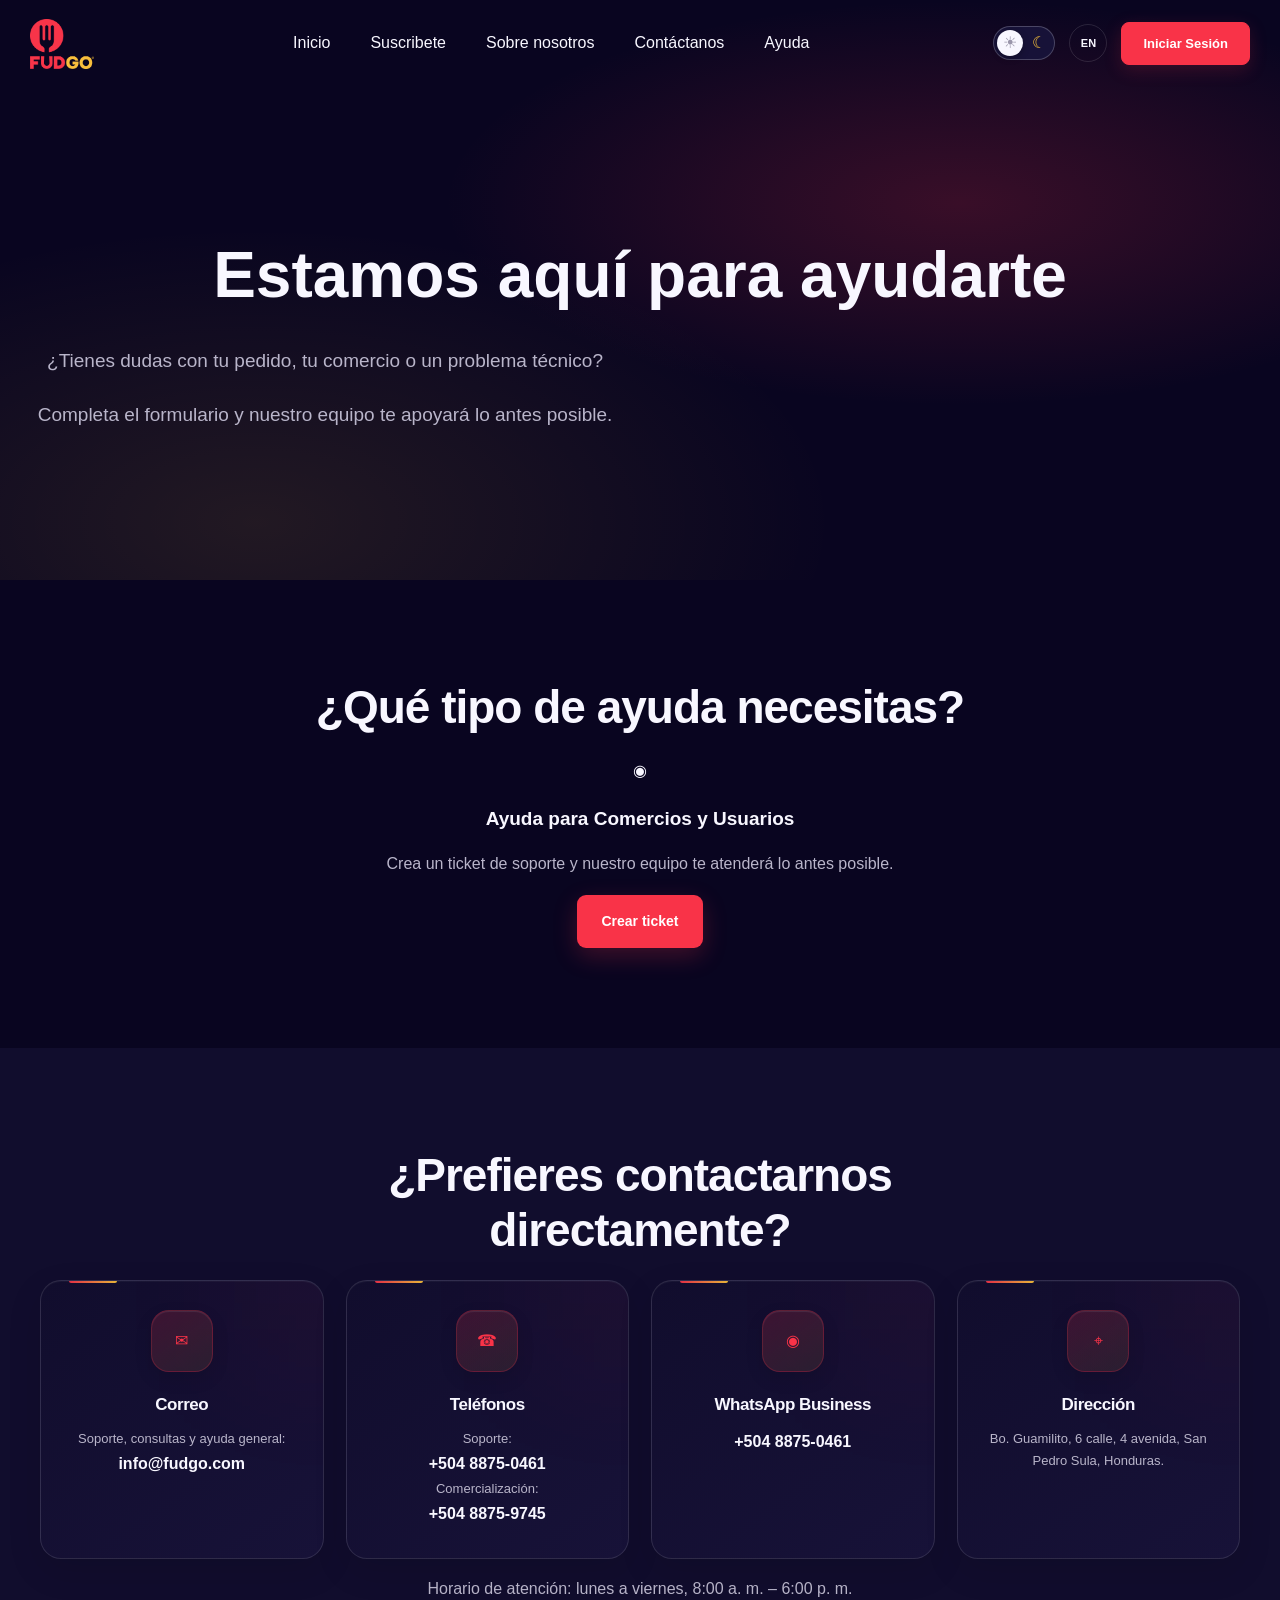
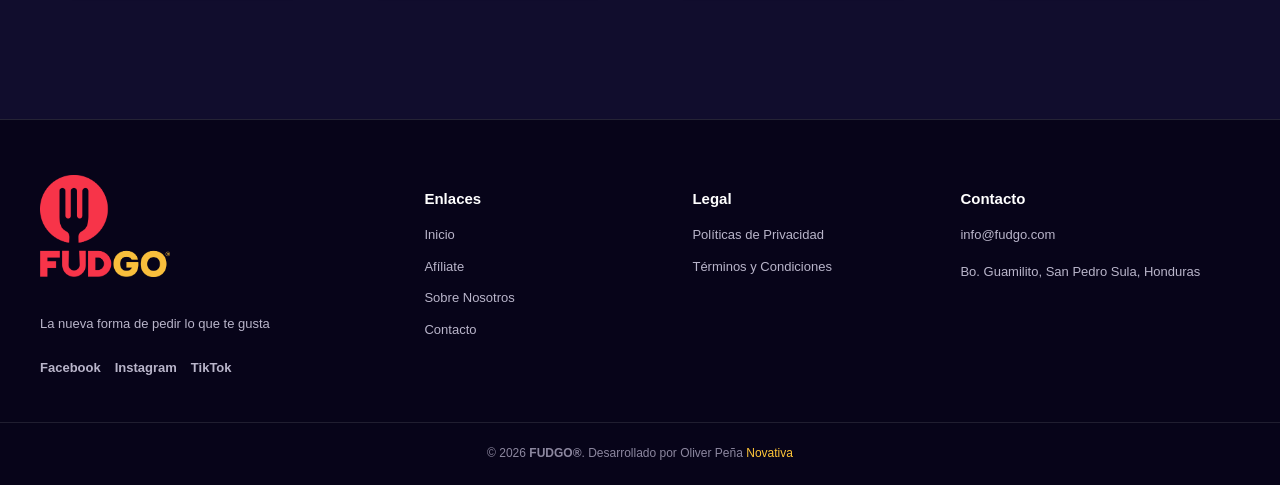
<file: help.html>
<!doctype html><html lang="es"><head><meta charset="utf-8"><meta name="viewport" content="width=device-width,initial-scale=1"><meta name="theme-color" content="#090520"><meta name="description" content="Fudgo: pide directo a tus comercios favoritos o haz crecer tu negocio."><title>Ayuda y contacto | Fudgo</title><link rel="icon" href="Logo.ico"><link rel="stylesheet" href="styles.css"></head><body><header class="site-header">
        <div class="navbar-container">

            <!-- LOGOTIPO -->
            <a class="brand" href="index.html" aria-label="Fudgo - Inicio">
                <img src="assets/src_assets/logo.png" alt="Fudgo" style="height: 50px; width: auto;">
            </a>

            <!-- BOTÓN MENÚ MÓVIL -->
            <button class="menu-toggle" type="button" aria-label="Abrir menú" aria-expanded="false">
                <span></span>
                <span></span>
                <span></span>
            </button>

            <!-- NAVEGACIÓN -->
            <nav class="nav" aria-label="Navegación principal">

                <div class="nav-links">
                    <a href="index.html" data-i18n="header.home">Inicio</a>
                    <a href="affiliate.html" data-i18n="header.suscribete">Suscribete</a>
                    <a href="about.html" data-i18n="header.about">Sobre Fudgo</a>
                    <a href="contact.html" data-i18n="header.contactanos">Contactanos</a>
                    <a href="help.html" data-i18n="header.help">Ayuda</a>
                </div>

                <!-- CONTROLES -->
                <div class="nav-actions">
                    <button class="theme-toggle" type="button" role="switch" aria-checked="false"
                        aria-label="Activar modo claro" title="Cambiar entre modo claro y oscuro">
                        <span class="theme-icon theme-icon-sun" aria-hidden="true">☀</span>
                        <span class="theme-icon theme-icon-moon" aria-hidden="true">☾</span>
                        <span class="theme-toggle-thumb" aria-hidden="true"></span>
                    </button>

                    <button class="lang-toggle" type="button">EN</button>

                    <a class="btn-login" href="https://admin.fudgo.com/sign-in" data-i18n="header.joinFudgo">
                        Iniciar sesión
                        <span aria-hidden="true">↗</span>
                    </a>
                </div>
            </nav>
        </div>
    </header><main><section class="hero sub-hero"><div class="container hero-content center"><h1 data-i18n="help.title">Estamos aquí para ayudarte</h1><p data-i18n="help.subtitle"></p><p data-i18n="help.supportMsg"></p></div></section><section class="section container"><div class="section-heading"><h2 data-i18n="help.type.title"></h2></div><a class="card support-card" href="https://fudgo.zohodesk.com/portal/es/newticket" target="_blank" rel="noopener noreferrer"><div class="card-icon">◉</div><h3 data-i18n="help.type.both"></h3><p data-i18n="help.type.desc"></p><span class="btn btn-primary">Crear ticket</span></a></section><section class="section section-soft"><div class="container"><div class="section-heading"><h2 data-i18n="help.direct.title"></h2></div><div class="cards four"><a class="card center" href="mailto:info@fudgo.com"><div class="card-icon">✉</div><h3 data-i18n="help.email"></h3><p data-i18n="help.email.desc"></p><b>info@fudgo.com</b></a><article class="card center"><div class="card-icon">☎</div><h3 data-i18n="help.phones"></h3><p data-i18n="help.support"></p><b>+504 8875-0461</b><p data-i18n="help.sales"></p><b>+504 8875-9745</b></article><a class="card center" href="https://api.whatsapp.com/send?phone=50488759745" target="_blank" rel="noopener noreferrer"><div class="card-icon">◉</div><h3 data-i18n="help.whatsapp"></h3><b>+504 8875-0461</b></a><a class="card center" href="https://maps.app.goo.gl/mbmmRuwJGPZyXC9W8" target="_blank" rel="noopener noreferrer"><div class="card-icon">⌖</div><h3 data-i18n="help.address"></h3><p>Bo. Guamilito, 6 calle, 4 avenida, San Pedro Sula, Honduras.</p></a></div><p class="center muted">Horario de atención: lunes a viernes, 8:00 a. m. – 6:00 p. m.</p></div></section></main><footer class="footer"><div class="footer-grid"><div><img src="assets/src_assets/logo.png" alt="Fudgo" class="footer-logo"><p data-i18n="footer.tagline">La nueva forma de pedir lo que te gusta</p><div class="social"><a href="https://www.facebook.com/fudgoapp" target="_blank" rel="noopener noreferrer">Facebook</a><a href="https://www.instagram.com/fudgoapp/" target="_blank" rel="noopener noreferrer">Instagram</a><a href="https://tiktok.com/@fudgoapp" target="_blank" rel="noopener noreferrer">TikTok</a></div></div><div><h3 data-i18n="footer.links">Enlaces</h3><a href="index.html" data-i18n="footer.home">Inicio</a><a href="affiliate.html" data-i18n="footer.affiliate">Afíliate</a><a href="about.html" data-i18n="footer.aboutUs">Sobre Nosotros</a><a href="help.html" data-i18n="footer.contact">Contacto</a></div><div><h3 data-i18n="footer.legal">Legal</h3><a href="terminoscondiciones.html#privacidad" data-i18n="footer.privacy">Políticas de Privacidad</a><a href="terminoscondiciones.html" data-i18n="footer.terms">Términos y Condiciones</a></div><div><h3 data-i18n="footer.contactTitle">Contacto</h3><a href="mailto:info@fudgo.com">info@fudgo.com</a><p>Bo. Guamilito, San Pedro Sula, Honduras</p></div></div><div class="copyright">© 2026 <b class="fudgo">FUDGO®</b>. <span data-i18n="footer.developedBy">Desarrollado por</span> <a href="https://novativa.org/" target="_blank" rel="noopener noreferrer">Novativa</a></div></footer><script src="app.js"></script></body></html>
</file>
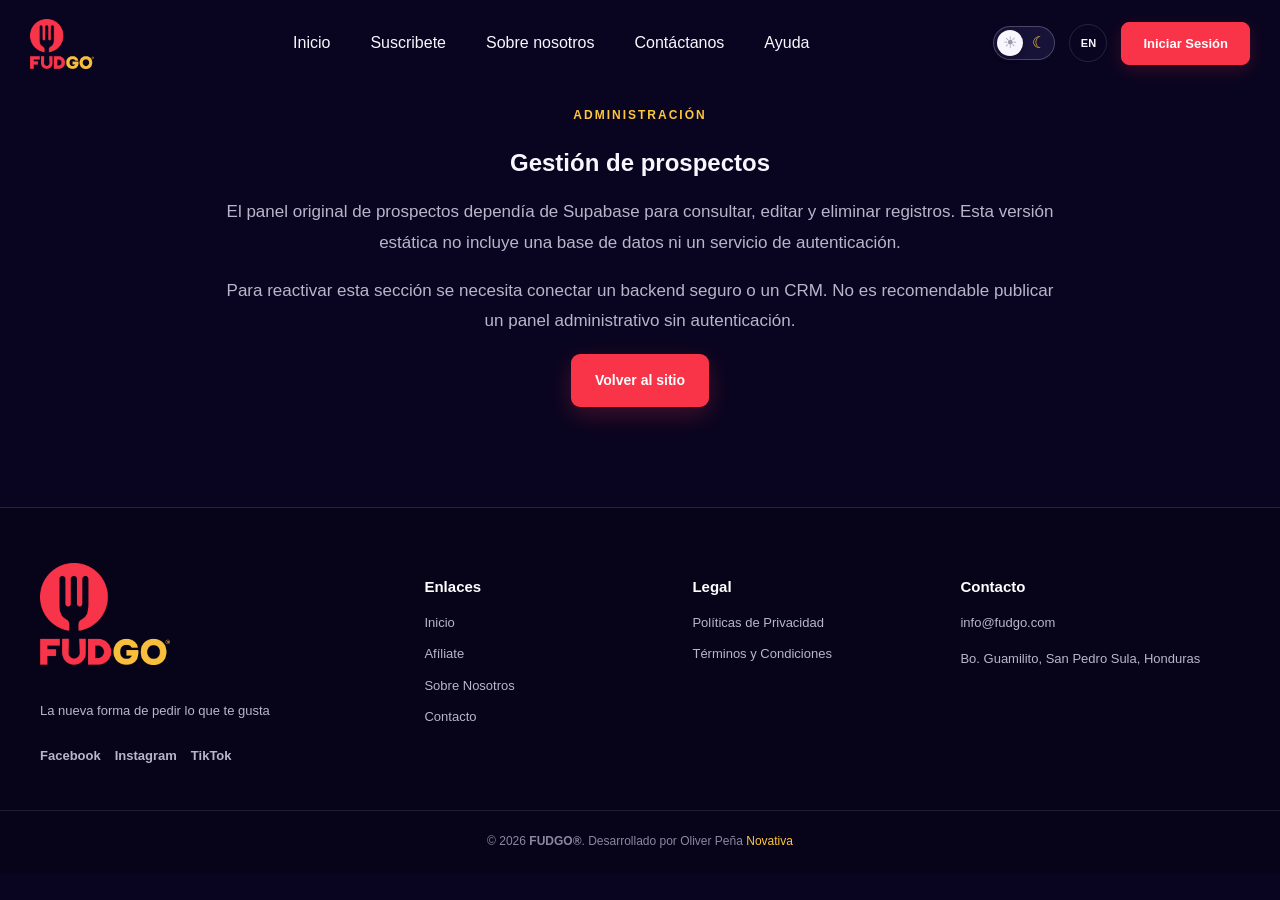
<file: leads.html>
<!doctype html><html lang="es"><head><meta charset="utf-8"><meta name="viewport" content="width=device-width,initial-scale=1"><meta name="theme-color" content="#090520"><meta name="robots" content="noindex, nofollow"><meta name="description" content="Fudgo: pide directo a tus comercios favoritos o haz crecer tu negocio."><title>Gestión de prospectos | Fudgo</title><link rel="icon" href="Logo.ico"><link rel="stylesheet" href="styles.css"></head><body><header class="site-header">
        <div class="navbar-container">

            <!-- LOGOTIPO -->
            <a class="brand" href="index.html" aria-label="Fudgo - Inicio">
                <img src="assets/src_assets/logo.png" alt="Fudgo" style="height: 50px; width: auto;">
            </a>

            <!-- BOTÓN MENÚ MÓVIL -->
            <button class="menu-toggle" type="button" aria-label="Abrir menú" aria-expanded="false">
                <span></span>
                <span></span>
                <span></span>
            </button>

            <!-- NAVEGACIÓN -->
            <nav class="nav" aria-label="Navegación principal">

                <div class="nav-links">
                    <a href="index.html" data-i18n="header.home">Inicio</a>
                    <a href="affiliate.html" data-i18n="header.suscribete">Suscribete</a>
                    <a href="about.html" data-i18n="header.about">Sobre Fudgo</a>
                    <a href="contact.html" data-i18n="header.contactanos">Contactanos</a>
                    <a href="help.html" data-i18n="header.help">Ayuda</a>
                </div>

                <!-- CONTROLES -->
                <div class="nav-actions">
                    <button class="theme-toggle" type="button" role="switch" aria-checked="false"
                        aria-label="Activar modo claro" title="Cambiar entre modo claro y oscuro">
                        <span class="theme-icon theme-icon-sun" aria-hidden="true">☀</span>
                        <span class="theme-icon theme-icon-moon" aria-hidden="true">☾</span>
                        <span class="theme-toggle-thumb" aria-hidden="true"></span>
                    </button>

                    <button class="lang-toggle" type="button">EN</button>

                    <a class="btn-login" href="https://admin.fudgo.com/sign-in" data-i18n="header.joinFudgo">
                        Iniciar sesión
                        <span aria-hidden="true">↗</span>
                    </a>
                </div>
            </nav>
        </div>
    </header><main><section class="section container narrow center"><span class="eyebrow">ADMINISTRACIÓN</span><h1>Gestión de prospectos</h1><p>El panel original de prospectos dependía de Supabase para consultar, editar y eliminar registros. Esta versión estática no incluye una base de datos ni un servicio de autenticación.</p><p>Para reactivar esta sección se necesita conectar un backend seguro o un CRM. No es recomendable publicar un panel administrativo sin autenticación.</p><a href="affiliate.html" class="btn btn-primary">Volver al sitio</a></section></main><footer class="footer"><div class="footer-grid"><div><img src="assets/src_assets/logo.png" alt="Fudgo" class="footer-logo"><p data-i18n="footer.tagline">La nueva forma de pedir lo que te gusta</p><div class="social"><a href="https://www.facebook.com/fudgoapp" target="_blank" rel="noopener noreferrer">Facebook</a><a href="https://www.instagram.com/fudgoapp/" target="_blank" rel="noopener noreferrer">Instagram</a><a href="https://tiktok.com/@fudgoapp" target="_blank" rel="noopener noreferrer">TikTok</a></div></div><div><h3 data-i18n="footer.links">Enlaces</h3><a href="index.html" data-i18n="footer.home">Inicio</a><a href="affiliate.html" data-i18n="footer.affiliate">Afíliate</a><a href="about.html" data-i18n="footer.aboutUs">Sobre Nosotros</a><a href="help.html" data-i18n="footer.contact">Contacto</a></div><div><h3 data-i18n="footer.legal">Legal</h3><a href="terminoscondiciones.html#privacidad" data-i18n="footer.privacy">Políticas de Privacidad</a><a href="terminoscondiciones.html" data-i18n="footer.terms">Términos y Condiciones</a></div><div><h3 data-i18n="footer.contactTitle">Contacto</h3><a href="mailto:info@fudgo.com">info@fudgo.com</a><p>Bo. Guamilito, San Pedro Sula, Honduras</p></div></div><div class="copyright">© 2026 <b class="fudgo">FUDGO®</b>. <span data-i18n="footer.developedBy">Desarrollado por</span> <a href="https://novativa.org/" target="_blank" rel="noopener noreferrer">Novativa</a></div></footer><script src="app.js"></script></body></html>
</file>
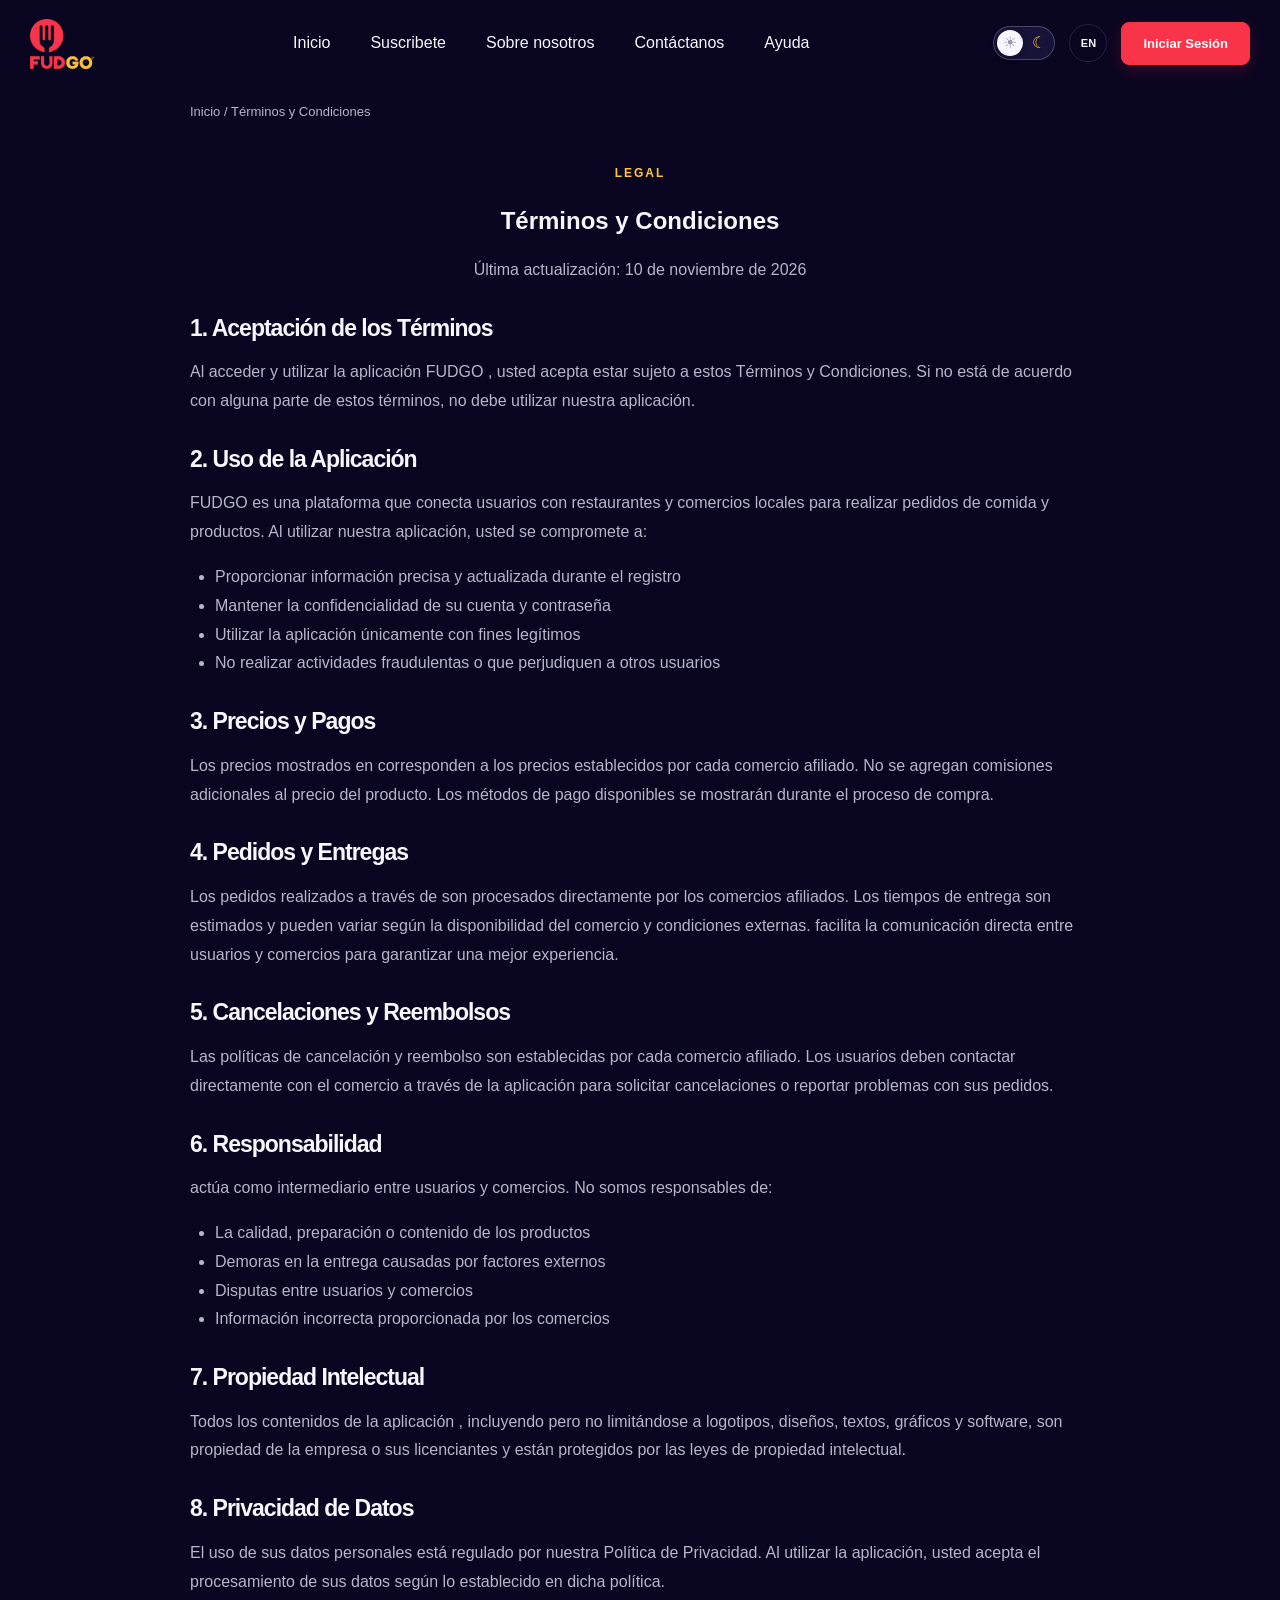
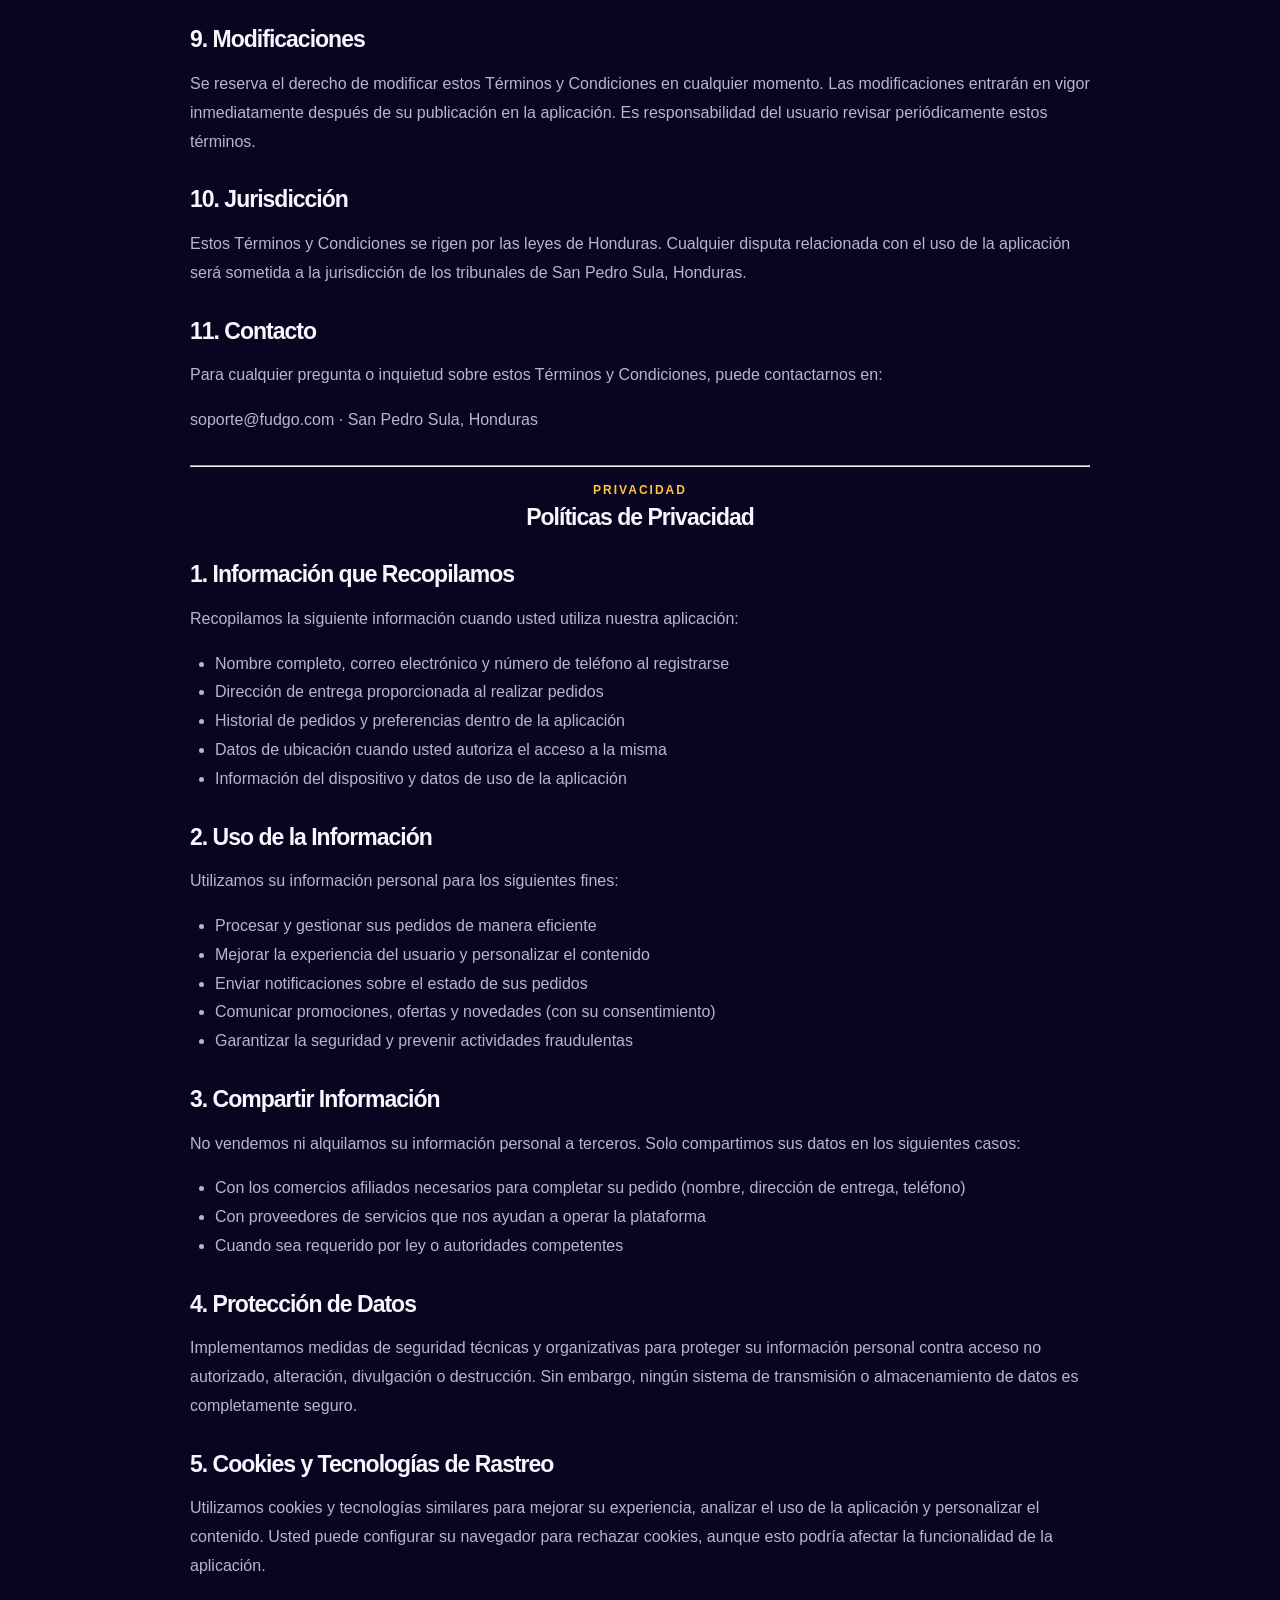
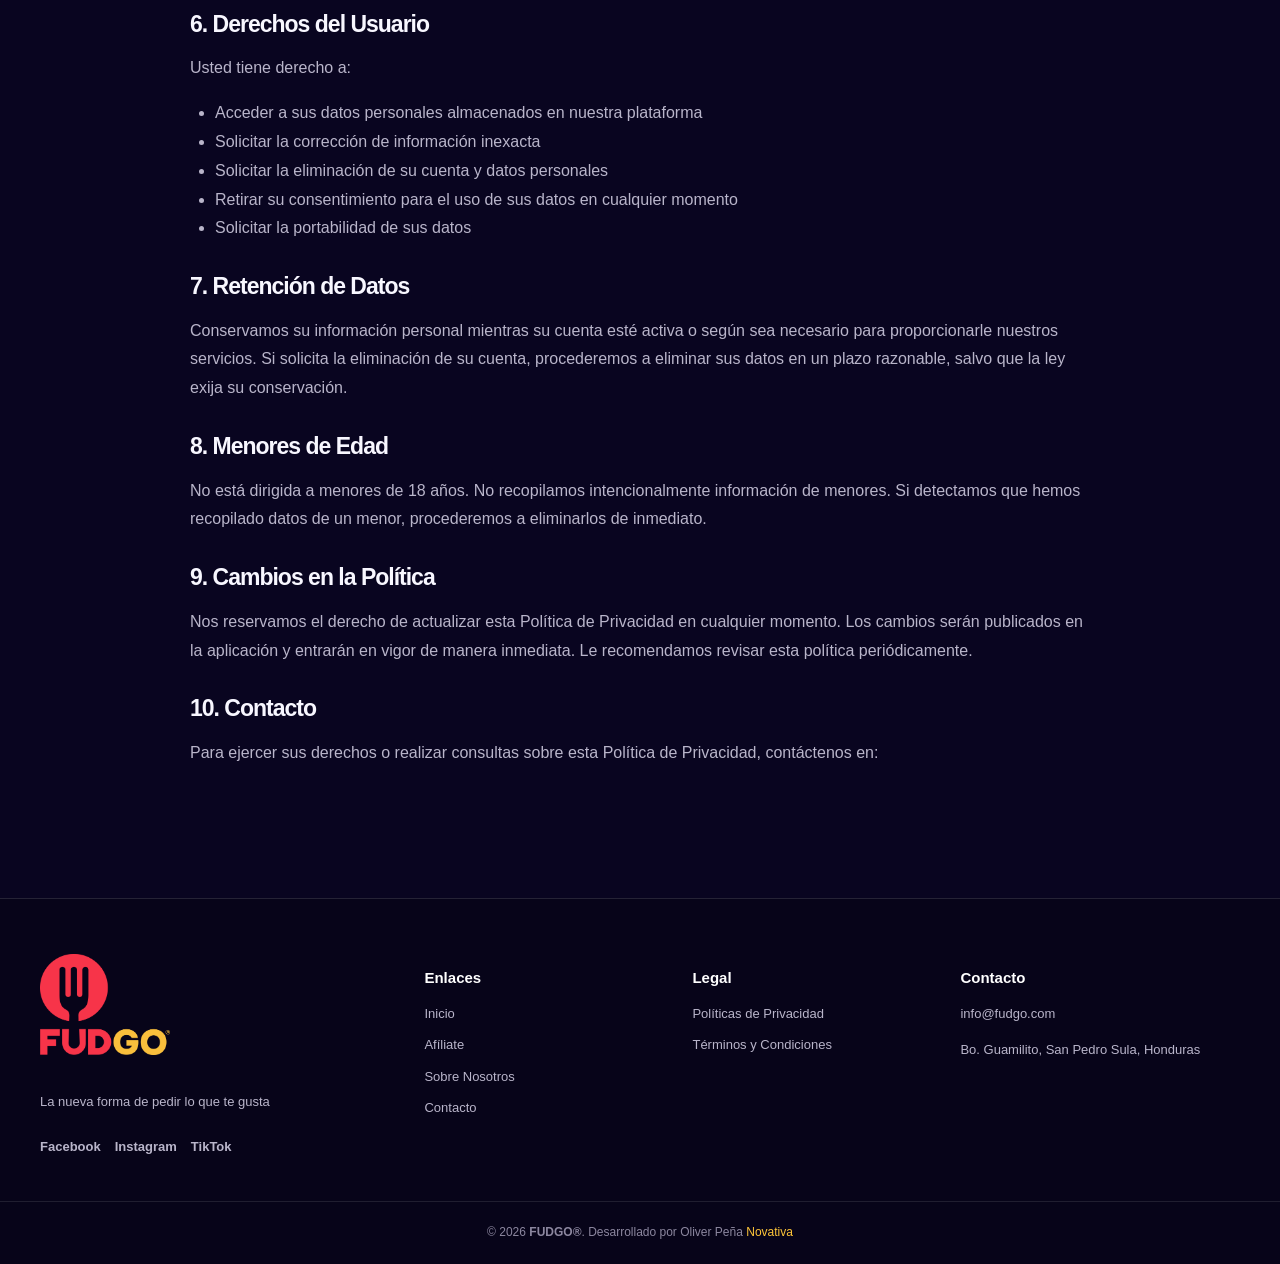
<file: terminoscondiciones.html>
<!doctype html><html lang="es"><head><meta charset="utf-8"><meta name="viewport" content="width=device-width,initial-scale=1"><meta name="theme-color" content="#090520"><meta name="description" content="Fudgo: pide directo a tus comercios favoritos o haz crecer tu negocio."><title>Términos y condiciones | Fudgo</title><link rel="icon" href="Logo.ico"><link rel="stylesheet" href="styles.css"></head><body><header class="site-header">
        <div class="navbar-container">

            <!-- LOGOTIPO -->
            <a class="brand" href="index.html" aria-label="Fudgo - Inicio">
                <img src="assets/src_assets/logo.png" alt="Fudgo" style="height: 50px; width: auto;">
            </a>

            <!-- BOTÓN MENÚ MÓVIL -->
            <button class="menu-toggle" type="button" aria-label="Abrir menú" aria-expanded="false">
                <span></span>
                <span></span>
                <span></span>
            </button>

            <!-- NAVEGACIÓN -->
            <nav class="nav" aria-label="Navegación principal">

                <div class="nav-links">
                    <a href="index.html" data-i18n="header.home">Inicio</a>
                    <a href="affiliate.html" data-i18n="header.suscribete">Suscribete</a>
                    <a href="about.html" data-i18n="header.about">Sobre Fudgo</a>
                    <a href="contact.html" data-i18n="header.contactanos">Contactanos</a>
                    <a href="help.html" data-i18n="header.help">Ayuda</a>
                </div>

                <!-- CONTROLES -->
                <div class="nav-actions">
                    <button class="theme-toggle" type="button" role="switch" aria-checked="false"
                        aria-label="Activar modo claro" title="Cambiar entre modo claro y oscuro">
                        <span class="theme-icon theme-icon-sun" aria-hidden="true">☀</span>
                        <span class="theme-icon theme-icon-moon" aria-hidden="true">☾</span>
                        <span class="theme-toggle-thumb" aria-hidden="true"></span>
                    </button>

                    <button class="lang-toggle" type="button">EN</button>

                    <a class="btn-login" href="https://admin.fudgo.com/sign-in" data-i18n="header.joinFudgo">
                        Iniciar sesión
                        <span aria-hidden="true">↗</span>
                    </a>
                </div>
            </nav>
        </div>
    </header><main><section class="section container legal"><div class="breadcrumb"><a href="index.html">Inicio</a> / Términos y Condiciones</div><div class="section-heading"><span class="eyebrow">LEGAL</span><h1 data-i18n="terms.title">Términos y Condiciones</h1><p><span data-i18n="terms.lastUpdate">Última actualización:</span> 10 de noviembre de 2026</p></div><div id="terms-content"></div><hr><div id="privacidad" class="section-heading"><span class="eyebrow">PRIVACIDAD</span><h2 data-i18n="privacy.title">Políticas de Privacidad</h2></div><div id="privacy-content"></div></section></main><footer class="footer"><div class="footer-grid"><div><img src="assets/src_assets/logo.png" alt="Fudgo" class="footer-logo"><p data-i18n="footer.tagline">La nueva forma de pedir lo que te gusta</p><div class="social"><a href="https://www.facebook.com/fudgoapp" target="_blank" rel="noopener noreferrer">Facebook</a><a href="https://www.instagram.com/fudgoapp/" target="_blank" rel="noopener noreferrer">Instagram</a><a href="https://tiktok.com/@fudgoapp" target="_blank" rel="noopener noreferrer">TikTok</a></div></div><div><h3 data-i18n="footer.links">Enlaces</h3><a href="index.html" data-i18n="footer.home">Inicio</a><a href="affiliate.html" data-i18n="footer.affiliate">Afíliate</a><a href="about.html" data-i18n="footer.aboutUs">Sobre Nosotros</a><a href="help.html" data-i18n="footer.contact">Contacto</a></div><div><h3 data-i18n="footer.legal">Legal</h3><a href="terminoscondiciones.html#privacidad" data-i18n="footer.privacy">Políticas de Privacidad</a><a href="terminoscondiciones.html" data-i18n="footer.terms">Términos y Condiciones</a></div><div><h3 data-i18n="footer.contactTitle">Contacto</h3><a href="mailto:info@fudgo.com">info@fudgo.com</a><p>Bo. Guamilito, San Pedro Sula, Honduras</p></div></div><div class="copyright">© 2026 <b class="fudgo">FUDGO®</b>. <span data-i18n="footer.developedBy">Desarrollado por</span> <a href="https://novativa.org/" target="_blank" rel="noopener noreferrer">Novativa</a></div></footer><script src="app.js"></script></body></html>
</file>
<file: styles.css>
/*1. VARIABLES GLOBALES*/
:root {
    --bg: #090520;
    --panel: #110d2d;
    --panel2: #171238;
    --text: #f8f7ff;
    --muted: #b9b5ca;
    --red: #f93348;
    --red-hover: #dc263b;
    --yellow: #ffc639;
    --line: rgba(255, 255, 255, .12);
    --shadow: 0 22px 60px rgba(0, 0, 0, .24);
    --container: 1200px;
    --header-height: 88px;
    --radius: 12px;
    --transition: .25s ease;
}

/* 2. MODO CLARO */
body.light {
    --bg: #faf9fc;
    --panel: #ffffff;
    --panel2: #f1eff7;
    --text: #17142b;
    --muted: #666176;
    --line: rgba(20, 15, 50, .13);
    --shadow: 0 18px 50px rgba(32, 22, 70, .1);
}


/* 3. CONFIGURACIÓN GENERAL*/

*,
*::before,
*::after {
    box-sizing: border-box;
}

html {
    scroll-behavior: smooth;
    scroll-padding-top: 100px;
}

body {
    margin: 0;
    background: var(--bg);
    color: var(--text);

    font-family: 'DM Sans', Arial, sans-serif;
    line-height: 1.8;

    transition: background var(--transition), color var(--transition);
}

a {
    color: inherit;
    text-decoration: none;
}

button,
input,
select,
textarea {
    font: inherit;
}

button {
    cursor: pointer;
}

img {
    max-width: 100%;
}

.container {
    width: min(var(--container), calc(100% - 42px));
    margin-inline: auto;
}

.hidden {
    display: none !important;
}


/* 4. TIPOGRAFÍA */

h1,
h2,
h3 {
    font-family: 'Manrope', Arial, Helvetica, sans-serif;
    line-height: 1.2;
}

h2 {
    font-size: clamp(30px, 4vw, 46px);
    letter-spacing: -1px;
    margin: 0 0 22px;
}

h3 {
    font-size: 19px;
}

p {
    color: var(--muted);
}

.hero h1 {
    font: 600 clamp(42px, 5vw, 70px)/0.5 'Manrope', sans-serif;
    margin-top: 90px;
}

.hero h2 {
    font: 400 clamp(42px, 6vw, 60px) / 1.2 'Manrope', sans-serif;
    letter-spacing: -2px;
    margin: 20px 0;
}

.hero h2 em {
    color: var(--yellow);
    font-style: normal;
}

.hero p {
    max-width: 650px;
    font-size: 19px;
}

/*
.lead {
    color: var(--muted);
    font-size: 25px;
    font-weight: 600;
}
*/

.lead-p {
    color: var(--muted);
    font-size: 18px;
    font-weight: 500;
}

.eyebrow {
    display: inline-block;
    color: var(--yellow);
    font-size: 12px;
    font-weight: 800;
    letter-spacing: 2px;
    text-transform: uppercase;
}

.small {
    font-size: 12px;
}

.muted {
    color: var(--muted);
}

.center,
.section-heading {
    text-align: center;
}


/* 5. NAVBAR */

.site-header {
    position: fixed;
    top: 0;
    left: 0;
    z-index: 1000;

    width: 100%;
    height: var(--header-height);

    background: transparent;
    border-bottom: 1px solid transparent;

    transition:
        height var(--transition),
        background var(--transition),
        border-color var(--transition),
        box-shadow var(--transition);
}


/* Contenedor */

.navbar-container {
    width: min(1400px, calc(100% - 60px));
    height: 100%;
    margin-inline: auto;

    display: flex;
    align-items: center;
    gap: 40px;
}


/* Logotipo */

.site-header .brand {
    display: flex;
    align-items: center;
    flex-shrink: 0;
}

.site-header .brand img {
    display: block;
    width: 145px;
    height: auto;

    transition: width var(--transition);
}


/* Navegación principal */

.site-header .nav {
    display: flex;
    align-items: center;
    justify-content: space-between;

    flex: 1;
    min-width: 0;
    gap: 25px;
}


/* Enlaces */

.nav-links {
    display: flex;
    align-items: center;
    justify-content: center;

    gap: 40px;
    margin-inline: auto;
}

.nav-links a {
    position: relative;
    padding: 10px 0;

    color: var(--text);
    font-size: 16px;
    font-weight: 500;

    white-space: nowrap;

    transition: color var(--transition);
}

.nav-links a::after {
    content: "";

    position: absolute;
    bottom: 2px;
    left: 0;

    width: 0;
    height: 2px;

    border-radius: 5px;
    background: var(--red);

    transition: width var(--transition);
}

.nav-links a:hover {
    color: var(--red);
}

.nav-links a:hover::after {
    width: 100%;
}


/* Acciones */

.nav-actions {
    display: flex;
    align-items: center;
    gap: 14px;

    flex-shrink: 0;
}


/* Idioma */

.site-header .lang-toggle {
    display: grid;
    place-items: center;

    width: 38px;
    height: 38px;
    padding: 0;

    border: 1px solid var(--line);
    border-radius: 50%;

    background: transparent;
    color: var(--text);

    font-size: 11px;
    font-weight: 800;

    transition: var(--transition);
}

.site-header .lang-toggle:hover {
    border-color: var(--red);
    color: var(--red);
}


/* Iniciar sesión */

.site-header .btn-login {
    display: inline-flex;
    align-items: center;
    justify-content: center;
    gap: 12px;

    min-height: 43px;
    padding: 0 21px;

    background: var(--red);
    color: #fff;

    border: 1px solid var(--red);
    border-radius: 8px;

    font-size: 13px;
    font-weight: 800;
    white-space: nowrap;

    box-shadow: 0 5px 18px rgba(249, 51, 72, .18);

    transition:
        background .25s ease,
        transform .25s ease,
        box-shadow .25s ease;
}

.site-header .btn-login span {
    font-size: 16px;
    transition: transform .25s ease;
}

.site-header .btn-login:hover {
    background: #dc263b;
    color: #fff;

    transform: translateY(-2px);

    box-shadow: 0 8px 22px rgba(249, 51, 72, .28);
}

.site-header .btn-login:hover span {
    transform: translate(2px, -2px);
}


/* Efecto Glass al desplazarse */

.site-header.is-scrolled {
    height: 74px;

    background: rgba(9, 5, 32, .78);

    backdrop-filter: blur(18px) saturate(160%);
    -webkit-backdrop-filter: blur(18px) saturate(160%);

    border-bottom-color: rgba(255, 255, 255, .09);

    box-shadow: 0 8px 30px rgba(0, 0, 0, .12);
}

body.light .site-header.is-scrolled {
    background: rgba(250, 249, 252, .78);

    border-bottom-color: rgba(20, 15, 50, .09);

    box-shadow: 0 8px 30px rgba(32, 22, 70, .07);
}

.site-header.is-scrolled .brand img {
    width: 132px;
}


/* 6. MENÚ MÓVIL */

.site-header .menu-toggle {
    display: none;

    width: 42px;
    height: 42px;
    padding: 10px;

    border: 1px solid var(--line);
    border-radius: 9px;

    background: transparent;

    flex-direction: column;
    justify-content: center;
    gap: 5px;
}

.site-header .menu-toggle span {
    display: block;

    width: 20px;
    height: 2px;

    border-radius: 5px;
    background: var(--text);

    transition: var(--transition);
}


/* Estado abierto */

.site-header .menu-toggle[aria-expanded="true"] span:first-child {
    transform: translateY(7px) rotate(45deg);
}

.site-header .menu-toggle[aria-expanded="true"] span:nth-child(2) {
    opacity: 0;
}

.site-header .menu-toggle[aria-expanded="true"] span:last-child {
    transform: translateY(-7px) rotate(-45deg);
}


/* 7. BOTONES GENERALES */

.btn {
    display: inline-flex;
    align-items: center;
    justify-content: center;

    padding: 13px 23px;

    border: 1px solid transparent;
    border-radius: 9px;

    font-size: 14px;
    font-weight: 800;

    transition: var(--transition);
}

.btn:hover {
    transform: translateY(-2px);
}

.btn-primary {
    background: var(--red);
    color: #ffffff;

    box-shadow: 0 8px 24px rgba(249, 51, 72, .23);
}

.btn-primary:hover {
    background: var(--red-hover);
    color: #ffffff;
}

.btn-outline {
    border-color: var(--line);
    color: var(--text);
}

.btn-outline:hover {
    border-color: var(--red);
}

.btn-login {
    color: var(--text);
}


/* 8. HERO */

.hero {
    position: relative;

    min-height: 580px;

    display: flex;
    align-items: center;

    overflow: hidden;

    background:
        radial-gradient(ellipse at 75% 35%,
            rgba(249, 51, 72, .2),
            transparent 38%),
        radial-gradient(ellipse at 20% 90%,
            rgba(255, 198, 57, .1),
            transparent 40%),
        var(--bg);
}

.home-hero::before {
    content: "";

    position: absolute;
    inset: 0;

    background:
        linear-gradient(90deg,
            rgba(9, 5, 32, .98),
            rgba(9, 5, 32, .72)),
        url('assets/src_assets/carousel/web1.jpg') center/cover;

    opacity: .5;
}

.hero-overlay {
    position: absolute;
    inset: 0;

    background: linear-gradient(0deg,
            var(--bg),
            transparent 38%);
}

.hero-content {
    position: relative;
    z-index: 2;

    width: 100%;
    max-width: 1300px;

    padding-top: 80px;
    padding-bottom: 40px;
}


/* Store badges */

.hero .store-badges {
    display: flex;
    align-items: center;
    justify-content: flex-start;

    flex-wrap: wrap;
    gap: 15px;

    margin-top: 15px;
    padding: 0;
}

.hero .store-badges img {
    display: block;

    width: auto;
    height: 100px;
    max-width: 180px;

    object-fit: contain;
    cursor: pointer;

    transition:
        transform .25s ease,
        filter .25s ease;
}

.hero .store-badges img:hover {
    transform: translateY(-3px);
    filter: brightness(1.1);
}


/* 9. SECCIONES */

.section {
    padding: 100px 0;
}

.section-soft {
    background: var(--panel);
}

.section-heading {
    max-width: 780px;
    margin: 0 auto 20px;
}

.split {
    display: grid;
    grid-template-columns: 1.1fr .9fr;

    align-items: center;
    gap: 65px;
}

.feature-image {
    width: 100%;
    max-height: 550px;

    object-fit: contain;

    filter: drop-shadow(0 20px 45px rgba(0, 0, 0, .3));
}


/* Lista de beneficios */

.check-list {
    display: grid;
    gap: 12px;

    padding: 0;
    list-style: none;
}

.check-list li {
    position: relative;

    display: flex;
    align-items: flex-start;

    padding-left: 34px;
    color: var(--muted);
}


/* Icono SVG de lista */

.check-list li::before {
    content: "";

    position: absolute;
    top: 2px;
    left: 0;

    width: 23px;
    height: 23px;

    background-color: var(--yellow);

    -webkit-mask:
        url("data:image/svg+xml,%3Csvg xmlns='http://www.w3.org/2000/svg' viewBox='0 0 24 24' fill='none'%3E%3Cpath d='M11.5283 1.5999C11.7686 1.29437 12.2314 1.29437 12.4717 1.5999L14.2805 3.90051C14.4309 4.09173 14.6818 4.17325 14.9158 4.10693L17.7314 3.3089C18.1054 3.20292 18.4799 3.475 18.4946 3.86338L18.6057 6.78783C18.615 7.03089 18.77 7.24433 18.9984 7.32823L21.7453 8.33761C22.1101 8.47166 22.2532 8.91189 22.0368 9.23478L20.4078 11.666C20.2724 11.8681 20.2724 12.1319 20.4078 12.334L22.0368 14.7652C22.2532 15.0881 22.1101 15.5283 21.7453 15.6624L18.9984 16.6718C18.77 16.7557 18.615 16.9691 18.6057 17.2122L18.4946 20.1366C18.4799 20.525 18.1054 20.7971 17.7314 20.6911L14.9158 19.8931C14.6818 19.8267 14.4309 19.9083 14.2805 20.0995L12.4717 22.4001C12.2314 22.7056 11.7686 12.7056 11.5283 12.4001L9.71949 20.0995C9.56915 19.9083 9.31823 19.8267 9.08421 19.8931L6.26856 20.6911C5.89463 20.7971 5.52014 20.525 5.50539 20.1366L5.39427 17.2122C5.38503 16.9691 5.22996 16.7557 5.00164 16.6718L2.25467 15.6624C1.88986 15.5283 1.74682 15.0881 1.96317 14.7652L3.59221 12.334C3.72761 12.1319 3.72761 11.8681 3.59221 11.666L1.96317 9.23478C1.74682 8.91189 1.88986 8.47166 2.25467 8.33761L5.00165 7.32823L5.50539 3.86338L6.26857 3.3089L9.08421 4.10693L9.71949 3.90051Z' stroke='black' stroke-width='1.5'/%3E%3Cpath d='M9 12L11 14L15 10' stroke='black' stroke-width='1.5' stroke-linecap='round' stroke-linejoin='round'/%3E%3C/svg%3E") center / contain no-repeat;

    mask:
        url("data:image/svg+xml,%3Csvg xmlns='http://www.w3.org/2000/svg' viewBox='0 0 24 24' fill='none'%3E%3Cpath d='M11.5283 1.5999C11.7686 1.29437 12.2314 1.29437 12.4717 1.5999L14.2805 3.90051C14.4309 4.09173 14.6818 4.17325 14.9158 4.10693L17.7314 3.3089C18.1054 3.20292 18.4799 3.475 18.4946 3.86338L18.6057 6.78783C18.615 7.03089 18.77 7.24433 18.9984 7.32823L21.7453 8.33761C22.1101 8.47166 22.2532 8.91189 22.0368 9.23478L20.4078 11.666C20.2724 11.8681 20.2724 12.1319 20.4078 12.334L22.0368 14.7652C22.2532 15.0881 22.1101 15.5283 21.7453 15.6624L18.9984 16.6718L18.6057 17.2122L18.4946 20.1366L17.7314 20.6911L14.9158 19.8931L14.2805 20.0995L12.4717 22.4001C12.2314 22.7056 11.7686 12.7056 11.5283 12.4001L9.71949 20.0995L9.08421 19.8931L6.26856 20.6911L5.50539 20.1366L5.39427 17.2122L5.00164 16.6718L2.25467 15.6624L1.96317 14.7652L3.59221 12.334L3.59221 11.666L1.96317 9.23478L2.25467 8.33761L5.00165 7.32823L5.39427 6.78783L5.50539 3.86338L6.26857 3.3089L9.08421 4.10693L9.71949 3.90051Z' stroke='black' stroke-width='1.5'/%3E%3Cpath d='M9 12L11 14L15 10' stroke='black' stroke-width='1.5' stroke-linecap='round' stroke-linejoin='round'/%3E%3C/svg%3E") center / contain no-repeat;
}


/* 10. SISTEMA DE TARJETAS */

/* 10.1. TARJETAS DE BENEFICIOS DESTACADOS */

.features-cards {
    --feature-accent: var(--red);

    width: min(1300px, calc(100% - 40px));
    margin: -1px auto 28px;

    position: relative;
    z-index: 4;

    display: grid;
    grid-template-columns: repeat(4, minmax(0, 1fr));
    gap: 18px;
}

/* Elimina el espacio superior entre el encabezado y las tarjetas */
.features-heading+.section.section-soft {
    padding-top: 20px;
}

/* Tarjeta principal */

.features-cards .feature-card {
    position: relative;
    isolation: isolate;

    min-width: 0;
    min-height: 104px;
    padding: 18px 16px;

    display: flex;
    align-items: center;
    gap: 14px;

    overflow: hidden;

    background:
        linear-gradient(145deg,
            rgba(255, 255, 255, .105),
            rgba(255, 255, 255, .025));

    backdrop-filter: blur(20px) saturate(145%);
    -webkit-backdrop-filter: blur(20px) saturate(145%);

    border: 1px solid rgba(255, 255, 255, .12);
    border-radius: 19px;

    box-shadow:
        inset 0 1px 0 rgba(255, 255, 255, .09),
        0 8px 25px rgba(0, 0, 0, .12);

    transition:
        transform .35s cubic-bezier(.2, .8, .2, 1),
        border-color .35s ease,
        background .35s ease,
        box-shadow .35s ease;

    animation: featureCardEntrance .7s both;
}


/* Aparición escalonada */

.features-cards .feature-card:nth-child(1) {
    animation-delay: .05s;
}

.features-cards .feature-card:nth-child(2) {
    animation-delay: .12s;
}

.features-cards .feature-card:nth-child(3) {
    animation-delay: .19s;
}

.features-cards .feature-card:nth-child(4) {
    animation-delay: .26s;
}


/* Línea de acento superior */

.features-cards .feature-card::before {
    content: "";

    position: absolute;
    top: 0;
    left: 17px;

    width: 38px;
    height: 2px;

    background: linear-gradient(90deg,
            var(--red),
            var(--yellow));

    border-radius: 0 0 5px 5px;

    opacity: .95;

    transition:
        width .35s ease,
        opacity .35s ease;
}


/* Iluminación ambiental */

.features-cards .feature-card::after {
    content: "";

    position: absolute;
    z-index: -1;

    top: -65px;
    left: -55px;

    width: 140px;
    height: 140px;

    background: rgba(249, 51, 72, .13);

    filter: blur(45px);
    opacity: .65;

    pointer-events: none;

    transition:
        opacity .35s ease,
        transform .45s ease;
}


/* Icono */

.features-cards .feature-icon {
    position: relative;
    z-index: 1;

    flex: 0 0 49px;

    width: 49px;
    height: 49px;

    display: grid;
    place-items: center;

    background:
        linear-gradient(145deg,
            rgba(249, 51, 72, .23),
            rgba(255, 198, 57, .10));

    border: 1px solid rgba(249, 51, 72, .24);
    border-radius: 15px;

    box-shadow:
        inset 0 1px 1px rgba(255, 255, 255, .10),
        0 5px 15px rgba(0, 0, 0, .14);

    transition:
        transform .35s cubic-bezier(.2, .8, .2, 1),
        background .35s ease,
        border-color .35s ease,
        box-shadow .35s ease;
}


/* Imagen del icono */

.features-cards .feature-icon img {
    display: block;

    width: 27px;
    height: 27px;

    object-fit: contain;
    margin: 0;

    transition: transform .35s ease;
}


/* Información */

.features-cards .feature-info {
    position: relative;
    z-index: 1;

    min-width: 0;
}


/* Título */

.features-cards .feature-info h2 {
    margin: 0 0 5px;

    color: #fff;

    font-family: 'Manrope', sans-serif;
    font-size: 13px;
    font-weight: 800;

    line-height: 1.3;
    letter-spacing: -.3px;

    transition: color .3s ease;
}


/* Descripción */

.features-cards .feature-info p {
    margin: 0;

    color: rgba(255, 255, 255, .66);

    font-family: 'DM Sans', sans-serif;
    font-size: 11px;
    font-weight: 400;

    line-height: 1.45;

    transition: color .3s ease;
}


/* Interacción */

.features-cards .feature-card:hover {
    transform: translateY(-6px);

    background:
        linear-gradient(145deg,
            rgba(255, 255, 255, .15),
            rgba(255, 255, 255, .045));

    border-color: rgba(249, 51, 72, .42);

    box-shadow:
        inset 0 1px 0 rgba(255, 255, 255, .13),
        0 15px 35px rgba(0, 0, 0, .20),
        0 0 25px rgba(249, 51, 72, .07);
}

.features-cards .feature-card:hover::before {
    width: 65px;
}

.features-cards .feature-card:hover::after {
    opacity: 1;
    transform: translate(15px, 10px) scale(1.15);
}

.features-cards .feature-card:hover .feature-icon {
    transform: translateY(-2px) rotate(-4deg) scale(1.07);

    background:
        linear-gradient(145deg,
            rgba(249, 51, 72, .34),
            rgba(255, 198, 57, .18));

    border-color: rgba(249, 51, 72, .42);

    box-shadow:
        inset 0 1px 2px rgba(255, 255, 255, .15),
        0 8px 20px rgba(249, 51, 72, .15);
}

.features-cards .feature-card:hover .feature-icon img {
    transform: scale(1.08);
}


/* Modo claro */

body.light .features-cards .feature-card {
    background:
        linear-gradient(145deg,
            rgba(255, 255, 255, .96),
            rgba(247, 245, 252, .88));

    border-color: rgba(20, 15, 50, .09);

    box-shadow:
        inset 0 1px 0 rgba(255, 255, 255, .95),
        0 8px 25px rgba(32, 22, 70, .07);
}

body.light .features-cards .feature-card::after {
    background: rgba(249, 51, 72, .10);
}

body.light .features-cards .feature-info h2 {
    color: #17142b;
}

body.light .features-cards .feature-info p {
    color: #777286;
}

body.light .features-cards .feature-icon {
    background:
        linear-gradient(145deg,
            rgba(249, 51, 72, .12),
            rgba(255, 198, 57, .15));

    border-color: rgba(249, 51, 72, .16);

    box-shadow:
        inset 0 1px 1px rgba(255, 255, 255, .9),
        0 5px 15px rgba(32, 22, 70, .06);
}

body.light .features-cards .feature-card:hover {
    background:
        linear-gradient(145deg,
            #fff,
            rgba(255, 248, 249, .98));

    border-color: rgba(249, 51, 72, .28);

    box-shadow:
        0 15px 35px rgba(32, 22, 70, .10),
        0 0 25px rgba(249, 51, 72, .06);
}


/* 10.2. TARJETAS GENERALES */

.cards {
    display: grid;
    grid-template-columns: repeat(3, minmax(0, 1fr));
    gap: 22px;
}

.cards.three {
    grid-template-columns: repeat(3, minmax(0, 1fr));
}

.cards.four {
    grid-template-columns: repeat(4, minmax(0, 1fr));
}


/* Superficie de las tarjetas */

.cards .card {
    --card-accent: var(--red);

    position: relative;
    isolation: isolate;

    min-width: 0;
    padding: 29px;

    overflow: hidden;

    background:
        linear-gradient(145deg,
            var(--panel),
            var(--panel2));

    border: 1px solid var(--line);
    border-radius: 21px;

    box-shadow:
        0 12px 35px rgba(0, 0, 0, .10),
        inset 0 1px 0 rgba(255, 255, 255, .035);

    transition:
        transform .4s cubic-bezier(.2, .8, .2, 1),
        border-color .35s ease,
        box-shadow .35s ease,
        background .35s ease;

    animation: featureCardEntrance .65s both;
}


/* Aparición escalonada */

.cards .card:nth-child(1) {
    animation-delay: .04s;
}

.cards .card:nth-child(2) {
    animation-delay: .09s;
}

.cards .card:nth-child(3) {
    animation-delay: .14s;
}

.cards .card:nth-child(4) {
    animation-delay: .19s;
}

.cards .card:nth-child(5) {
    animation-delay: .24s;
}

.cards .card:nth-child(6) {
    animation-delay: .29s;
}

.cards .card:nth-child(7) {
    animation-delay: .34s;
}

.cards .card:nth-child(8) {
    animation-delay: .39s;
}


/* Reflejo superior */

.cards .card::before {
    content: "";

    position: absolute;
    top: 0;
    left: 28px;

    width: 48px;
    height: 2px;

    background: linear-gradient(90deg,
            var(--red),
            var(--yellow));

    border-radius: 0 0 5px 5px;

    opacity: .9;

    transition:
        width .4s ease,
        opacity .3s ease;
}


/* Luz ambiental */

.cards .card::after {
    content: "";

    position: absolute;
    z-index: -1;

    top: -100px;
    right: -100px;

    width: 210px;
    height: 210px;

    background: rgba(249, 51, 72, .09);

    filter: blur(65px);
    opacity: .45;

    pointer-events: none;

    transition:
        transform .5s ease,
        opacity .4s ease;
}


/* Interacción */

.cards .card:hover {
    transform: translateY(-7px);

    border-color: rgba(249, 51, 72, .42);

    box-shadow:
        0 20px 45px rgba(0, 0, 0, .17),
        0 0 28px rgba(249, 51, 72, .055),
        inset 0 1px 0 rgba(255, 255, 255, .06);
}

.cards .card:hover::before {
    width: 82px;
}

.cards .card:hover::after {
    transform: translate(-15px, 15px) scale(1.15);
    opacity: .9;
}


/* Textos */

.cards .card h3 {
    position: relative;
    z-index: 1;

    margin: 0 0 11px;

    color: var(--text);

    font-family: 'Manrope', sans-serif;
    font-size: 17px;
    font-weight: 800;

    line-height: 1.35;
    letter-spacing: -.45px;

    transition: color .3s ease;
}

.cards .card p {
    position: relative;
    z-index: 1;

    margin: 0;

    color: var(--muted);

    font-family: 'DM Sans', sans-serif;
    font-size: 13px;
    font-weight: 400;

    line-height: 1.65;
}


/* 10.3. ICONOS SVG DE LAS TARJETAS */

.cards .card-icon {
    position: relative;
    z-index: 1;

    display: grid;
    place-items: center;

    width: 62px;
    height: 62px;

    margin-bottom: 22px;

    flex-shrink: 0;

    color: var(--red);

    background:
        linear-gradient(145deg,
            rgba(249, 51, 72, .19),
            rgba(255, 198, 57, .09));

    border: 1px solid rgba(249, 51, 72, .23);
    border-radius: 18px;

    box-shadow:
        inset 0 1px 1px rgba(255, 255, 255, .09),
        0 7px 18px rgba(0, 0, 0, .10);

    transition:
        transform .4s cubic-bezier(.2, .8, .2, 1),
        color .3s ease,
        background .35s ease,
        border-color .35s ease,
        box-shadow .35s ease;
}


/* Dimensiones uniformes de SVG */

.cards .card-icon svg {
    display: block;

    width: 30px;
    height: 30px;

    max-width: 100%;
    max-height: 100%;

    overflow: visible;
    flex-shrink: 0;
}


/* SVG lineales */

.cards .card-icon svg[fill="none"] {
    fill: none !important;
    stroke: currentColor !important;
}

.cards .card-icon svg[fill="none"] path,
.cards .card-icon svg[fill="none"] line,
.cards .card-icon svg[fill="none"] polyline,
.cards .card-icon svg[fill="none"] polygon,
.cards .card-icon svg[fill="none"] circle,
.cards .card-icon svg[fill="none"] ellipse,
.cards .card-icon svg[fill="none"] rect {
    fill: none !important;
    stroke: currentColor !important;
}


/* SVG sólidos */

.cards .card-icon svg:not([fill="none"]) {
    fill: currentColor !important;
}

.cards .card-icon svg:not([fill="none"]) path,
.cards .card-icon svg:not([fill="none"]) polygon,
.cards .card-icon svg:not([fill="none"]) circle,
.cards .card-icon svg:not([fill="none"]) ellipse {
    fill: currentColor !important;
    stroke: none !important;
}


/* Elementos transparentes */

.cards .card-icon svg rect[fill="none"],
.cards .card-icon svg path[fill="none"],
.cards .card-icon svg circle[fill="none"],
.cards .card-icon svg ellipse[fill="none"],
.cards .card-icon svg polygon[fill="none"] {
    fill: none !important;
}


/* Animación del icono */

.cards .card:hover .card-icon {
    transform: translateY(-4px) rotate(-5deg) scale(1.07);

    color: var(--yellow);

    background:
        linear-gradient(145deg,
            rgba(249, 51, 72, .29),
            rgba(255, 198, 57, .17));

    border-color: rgba(249, 51, 72, .42);

    box-shadow:
        inset 0 1px 1px rgba(255, 255, 255, .13),
        0 10px 23px rgba(249, 51, 72, .13);
}


/* Tarjetas centradas */

.cards.four .card {
    text-align: center;
}

.cards.four .card-icon {
    margin-inline: auto;
}


/* Tarjeta de soporte */

.support-card {
    display: block;

    max-width: 570px;
    margin-inline: auto;

    text-align: center;
}

.support-card .card-icon {
    margin: 0 auto 22px;
}


/* 10.4. MODO CLARO */

body.light .cards .card {
    background:
        linear-gradient(145deg,
            #ffffff,
            #f8f7fc);

    border-color: rgba(20, 15, 50, .09);

    box-shadow:
        0 12px 35px rgba(32, 22, 70, .055),
        inset 0 1px 0 rgba(255, 255, 255, .95);
}

body.light .cards .card::after {
    background: rgba(249, 51, 72, .07);
}

body.light .cards .card h3 {
    color: #17142b;
}

body.light .cards .card p {
    color: #777286;
}

body.light .cards .card:hover {
    background:
        linear-gradient(145deg,
            #ffffff,
            #fff9fa);

    border-color: rgba(249, 51, 72, .28);

    box-shadow:
        0 20px 45px rgba(32, 22, 70, .09),
        0 0 28px rgba(249, 51, 72, .045);
}

body.light .cards .card-icon {
    background:
        linear-gradient(145deg,
            rgba(249, 51, 72, .12),
            rgba(255, 198, 57, .14));

    border-color: rgba(249, 51, 72, .17);

    box-shadow:
        inset 0 1px 1px rgba(255, 255, 255, .9),
        0 7px 18px rgba(32, 22, 70, .06);
}

body.light .cards .card:hover .card-icon {
    color: var(--red);

    background:
        linear-gradient(145deg,
            rgba(249, 51, 72, .19),
            rgba(255, 198, 57, .20));

    border-color: rgba(249, 51, 72, .32);
}


/* 10.5. ANIMACIONES */

@keyframes featureCardEntrance {
    from {
        opacity: 0;
        transform: translateY(18px);
    }

    to {
        opacity: 1;
        transform: translateY(0);
    }
}


/* Accesibilidad: reducir movimiento */

@media (prefers-reduced-motion: reduce) {

    .features-cards .feature-card,
    .cards .card {
        animation: none;
    }

    .features-cards .feature-card,
    .features-cards .feature-icon,
    .features-cards .feature-icon img,
    .cards .card,
    .cards .card-icon {
        transition: none;
    }

    .features-cards .feature-card:hover,
    .cards .card:hover,
    .cards .card:hover .card-icon {
        transform: none;
    }
}


/* 10.6. RESPONSIVE */

@media (max-width: 1000px) {

    .features-cards {
        grid-template-columns: repeat(2, minmax(0, 1fr));
        gap: 15px;
    }

    .cards,
    .cards.three {
        grid-template-columns: repeat(2, minmax(0, 1fr));
    }

    .cards.four {
        grid-template-columns: repeat(2, minmax(0, 1fr));
    }

}


@media (max-width: 760px) {

    .features-cards {
        width: min(100% - 32px, 520px);

        grid-template-columns: repeat(2, minmax(0, 1fr));
        gap: 12px;

        margin-bottom: 22px;
    }

    .features-cards .feature-card {
        min-height: 100px;
        padding: 14px 12px;

        gap: 10px;

        border-radius: 16px;
    }

    .features-cards .feature-icon {
        flex-basis: 40px;

        width: 40px;
        height: 40px;

        border-radius: 12px;
    }

    .features-cards .feature-icon img {
        width: 23px;
        height: 23px;
    }

    .features-cards .feature-info h2 {
        font-size: 11px;
    }

    .features-cards .feature-info p {
        font-size: 10px;
    }

    .cards,
    .cards.three,
    .cards.four {
        grid-template-columns: 1fr;
        gap: 15px;
    }

    .cards .card {
        padding: 24px;
        border-radius: 19px;
    }

    .cards .card-icon {
        width: 56px;
        height: 56px;
        margin-bottom: 18px;
    }

    .cards .card h3 {
        font-size: 16px;
    }

    .cards .card p {
        font-size: 13px;
    }

}


@media (max-width: 380px) {

    .features-cards {
        grid-template-columns: 1fr;
    }

    .features-cards .feature-card {
        min-height: 88px;
        padding: 13px 15px;
    }

}


/* 11. GALERÍA */

/* =========================================================
   GALERÍA FUDGO - SAMSUNG GALAXY S22 ULTRA
========================================================= */

.fudgo-gallery-section {
    overflow: hidden;
}

/* Contenedor general del dispositivo */

.phone-gallery {
    display: flex;
    flex-direction: column;
    align-items: center;
    justify-content: center;
    gap: 28px;
    padding: 35px 0 10px;
    position: relative;
}

/* Cuerpo exterior del teléfono */

.phone-frame {
    position: relative;
    width: 330px;
    height: 690px;
    padding: 9px;
    border-radius: 43px;

    background: linear-gradient(145deg,
            #77777d 0%,
            #242429 12%,
            #08080b 45%,
            #424248 75%,
            #77777d 100%);

    border: 2px solid #77777d;

    box-shadow:
        0 0 0 2px #111116,
        0 25px 65px rgba(0, 0, 0, 0.45),
        0 0 35px rgba(249, 51, 72, 0.08);

    z-index: 1;
}

/* Pantalla interior */

.phone-screen {
    position: relative;
    width: 100%;
    height: 100%;
    overflow: hidden;

    border-radius: 35px;
    background: #000;

    isolation: isolate;
}

/* Cámara frontal */

.phone-camera {
    position: absolute;
    top: 12px;
    left: 50%;
    transform: translateX(-50%);

    width: 13px;
    height: 13px;

    background: #050507;
    border: 2px solid #29292d;
    border-radius: 50%;

    z-index: 10;
    box-shadow: 0 0 0 2px rgba(0, 0, 0, 0.3);
}

/* Diapositivas del carrusel */

.phone-carousel {
    position: absolute;
    inset: 0;
    overflow: hidden;
    background: #000;
}

/* Capturas de pantalla */

.phone-slide img {
    display: block;

    width: 100%;
    height: 100%;

    object-fit: contain;
    object-position: center;

    user-select: none;
    -webkit-user-drag: none;
}

/* Diapositivas del carrusel */

.phone-slide {
    position: absolute;
    inset: 0;

    display: flex;
    align-items: center;
    justify-content: center;

    opacity: 1;
    visibility: visible;

    transform: translateX(100%);
    z-index: 0;

    transition: transform 0.65s ease-in-out;
}

/* Imagen visible */

.phone-slide.active {
    transform: translateX(0);
    z-index: 2;
}

/* Imagen que acaba de salir */

.phone-slide.previous {
    transform: translateX(-100%);
    z-index: 1;
}

/* Botones laterales del teléfono */

.phone-button {
    position: absolute;
    right: -5px;
    width: 4px;

    background: linear-gradient(90deg,
            #55555b,
            #a0a0a5,
            #55555b);

    border-radius: 0 3px 3px 0;
}

.phone-button-volume {
    top: 125px;
    height: 65px;
}

.phone-button-power {
    top: 215px;
    height: 42px;
}

/* Controles del carrusel */

.phone-gallery-controls {
    display: flex;
    align-items: center;
    justify-content: center;
    gap: 22px;
}

/* Flechas */

.phone-gallery-arrow {
    display: flex;
    align-items: center;
    justify-content: center;

    width: 42px;
    height: 42px;

    border: 1px solid var(--line);
    border-radius: 50%;

    background: var(--panel);
    color: var(--text);

    font-size: 15px;
    cursor: pointer;

    transition:
        background 0.25s ease,
        color 0.25s ease,
        border-color 0.25s ease,
        transform 0.25s ease;
}

.phone-gallery-arrow:hover {
    background: var(--red);
    border-color: var(--red);
    color: #fff;
    transform: scale(1.08);
}

/* Indicadores */

.phone-gallery-indicators {
    display: flex;
    align-items: center;
    justify-content: center;
    gap: 7px;
}

.phone-gallery-dot {
    width: 7px;
    height: 7px;

    padding: 0;
    border: none;
    border-radius: 20px;

    background: var(--muted);
    opacity: 0.4;

    cursor: pointer;

    transition:
        width 0.3s ease,
        opacity 0.3s ease,
        background 0.3s ease;
}

.phone-gallery-dot.active {
    width: 23px;
    background: var(--red);
    opacity: 1;
}

/* Texto inferior */

.phone-gallery-caption {
    color: var(--muted);
    font-size: 13px;
    text-align: center;
    letter-spacing: 0.3px;
}

/* Ajustes para tablet */

@media (max-width: 760px) {

    .phone-gallery {
        padding-top: 25px;
        gap: 23px;
    }

    .phone-frame {
        width: 300px;
        height: 625px;
        border-radius: 39px;
    }

    .phone-screen {
        border-radius: 31px;
    }

}

/* Ajustes para móviles */

@media (max-width: 480px) {

    .phone-frame {
        width: 265px;
        height: 555px;
        border-radius: 36px;
        padding: 8px;
    }

    .phone-screen {
        border-radius: 29px;
    }

    .phone-gallery-controls {
        gap: 15px;
    }

    .phone-gallery-arrow {
        width: 38px;
        height: 38px;
    }

    .phone-gallery-indicators {
        gap: 5px;
    }

    .phone-gallery-dot {
        width: 5px;
        height: 5px;
    }

    .phone-gallery-dot.active {
        width: 17px;
    }

}

/* Pantallas pequeñas */

@media (max-width: 360px) {

    .phone-frame {
        width: 235px;
        height: 495px;
    }

}

/* Respeto a usuarios que prefieren movimiento reducido */

@media (prefers-reduced-motion: reduce) {

    .phone-slide,
    .phone-gallery-arrow,
    .phone-gallery-dot {
        transition: none;
    }

}


/* 12. LLAMADOS A LA ACCIÓN */

.cta-band {
    background:
        linear-gradient(115deg,
            rgba(249, 51, 72, .18),
            rgba(255, 198, 57, .09)),
        var(--panel);

    text-align: center;
}

.store-badges {
    display: flex;
    justify-content: center;

    flex-wrap: wrap;
    gap: 15px;

    margin-top: 25px;
}

.store-badges img {
    width: auto;
    height: 48px;
}

.business-cta {
    display: grid;
    grid-template-columns: 1fr 1fr;

    align-items: center;
    gap: 45px;
}

.business-cta img {
    width: 100%;
    height: 310px;

    object-fit: cover;

    border-radius: 18px;
}


/* 13. PLANES Y PRECIOS */

.pricing {
    display: grid;
    grid-template-columns: repeat(4, 1fr);
    gap: 17px;
}

.price-card {
    padding: 28px;

    border: 1px solid var(--line);
    border-radius: 17px;

    background: var(--bg);

    text-align: center;
}

.price-card.featured {
    border: 2px solid var(--red);
    transform: translateY(-8px);
}

.price-card h3 {
    letter-spacing: 2px;
}

.price {
    margin: 18px 0;

    color: var(--yellow);

    font: 800 39px 'Manrope', sans-serif;
}

.price small {
    color: var(--muted);
    font: 400 12px 'DM Sans', sans-serif;
}


/* 14. FORMULARIOS*/

.form-wrap {
    display: grid;
    grid-template-columns: .75fr 1.25fr;
    gap: 45px;

    padding: clamp(24px, 5vw, 55px);

    border: 1px solid var(--line);
    border-radius: 22px;

    background: var(--panel);
}

.form-grid {
    display: grid;
    grid-template-columns: repeat(2, 1fr);
    gap: 17px;
}

.form-grid label {
    display: flex;
    flex-direction: column;
    gap: 7px;

    color: var(--muted);

    font-size: 13px;
    font-weight: 700;
}

input,
select,
textarea {
    width: 100%;
    min-width: 0;

    padding: 12px 13px;

    border: 1px solid var(--line);
    border-radius: 8px;

    background: var(--bg);
    color: var(--text);

    outline: none;

    transition: border-color var(--transition);
}

input:focus,
select:focus,
textarea:focus {
    border-color: var(--red);
}

textarea {
    resize: vertical;
}

input::placeholder,
textarea::placeholder {
    color: var(--muted);
    opacity: .7;
}

.full {
    grid-column: 1 / -1;
}

.phone-input {
    display: flex;
    gap: 8px;
}

.phone-input select {
    width: 88px;
    flex-shrink: 0;
}

.consent {
    display: flex !important;
    flex-direction: row !important;
    align-items: center;
    flex-wrap: wrap;
}

.consent input {
    width: auto;
}

.consent a {
    color: var(--yellow);
    text-decoration: underline;
}

.form-status {
    font-size: 13px;
}


/* Campo invisible antispam */

.form-honeypot {
    position: absolute !important;

    width: 1px !important;
    height: 1px !important;

    padding: 0 !important;
    margin: -1px !important;

    overflow: hidden !important;

    clip: rect(0, 0, 0, 0) !important;

    white-space: nowrap !important;

    border: 0 !important;
}


/* 15. PIE DE PÁGINA */

.footer {
    padding: 55px 0 20px;

    background: #070419;

    border-top: 1px solid var(--line);
}

.footer-grid {
    display: grid;
    grid-template-columns: 1.5fr 1fr 1fr 1.2fr;
    gap: 35px;

    width: min(var(--container), calc(100% - 42px));
    margin-inline: auto;
}

.footer-logo {
    width: 130px;
    margin-bottom: 12px;
}

.footer h3 {
    color: #ffffff;
    font-size: 15px;
}

.footer-grid a {
    display: block;

    margin: 8px 0;

    color: #b9b5ca;
    font-size: 13px;
}

.footer-grid p {
    font-size: 13px;
}

.footer a:hover {
    color: var(--yellow);
}

.social {
    display: flex;
    gap: 14px;
}

.social a {
    font-weight: 700;
}

.copyright {
    margin: 35px auto 0;
    padding-top: 20px;

    border-top: 1px solid rgba(255, 255, 255, .1);

    color: #8c879f;

    text-align: center;
    font-size: 12px;
}

.copyright a {
    color: var(--yellow);
}


/* 16. PÁGINAS LEGALES Y CONTENIDO*/

.narrow {
    max-width: 850px;
}

.narrow p {
    font-size: 17px;
}

.legal {
    max-width: 900px;
}

.legal section {
    margin: 30px 0;
}

.legal h2 {
    margin-bottom: 10px;
    font-size: 23px;
}

.legal p,
.legal li {
    color: var(--muted);
}

.legal ul {
    padding-left: 25px;
}

.breadcrumb {
    margin-bottom: 35px;

    color: var(--muted);
    font-size: 13px;
}


/* 17. PÁGINA DE CONFIRMACIÓN */

.thankyou {
    display: flex;
    flex-direction: column;
    align-items: center;
    justify-content: center;
    gap: 22px;

    min-height: 65vh;
    padding: 70px 20px;

    text-align: center;
}

.thankyou .card {
    max-width: 550px;
}

.success-mark {
    display: grid;
    place-items: center;

    width: 76px;
    height: 76px;

    border-radius: 50%;

    background: rgba(249, 51, 72, .14);
    color: var(--red);

    font-size: 42px;
}


/* 18. MODO CLARO / OSCURO */

.theme-toggle {
    position: relative;

    display: inline-flex;
    align-items: center;
    justify-content: space-between;

    width: 62px;
    height: 34px;

    padding: 0 7px;

    border: 1px solid rgba(255, 255, 255, .22);
    border-radius: 999px;

    background: #171238;
    color: white;

    flex-shrink: 0;

    transition:
        background var(--transition),
        border-color var(--transition);
}

.theme-toggle:hover {
    box-shadow: 0 0 0 3px rgba(249, 51, 72, .13);
}

.theme-icon {
    position: relative;
    z-index: 1;

    display: grid;
    place-items: center;

    width: 17px;
    height: 20px;

    font-size: 16px;
    line-height: 1;

    pointer-events: none;

    transition:
        color var(--transition),
        opacity var(--transition);
}


/* Modo oscuro */

.theme-icon-sun {
    color: #77728b;
    opacity: .72;
}

.theme-icon-moon {
    color: var(--yellow);
    opacity: 1;
}


/* Indicador */

.theme-toggle-thumb {
    position: absolute;
    z-index: 0;

    top: 3px;
    left: 3px;

    width: 26px;
    height: 26px;

    border-radius: 50%;

    background: #f8f7ff;

    box-shadow: 0 2px 7px rgba(0, 0, 0, .28);

    transition: transform .28s cubic-bezier(.2, .8, .2, 1);
}


/* Modo claro */

body.light .theme-toggle {
    background: #e9e7f0;
    border-color: rgba(20, 15, 50, .18);
}

body.light .theme-toggle-thumb {
    transform: translateX(28px);
    background: #ffffff;
}

body.light .theme-icon-sun {
    color: #e6a900;
    opacity: 1;
}

body.light .theme-icon-moon {
    color: #858094;
    opacity: .65;
}


/*  19. ACCESIBILIDAD */

button:focus-visible,
a:focus-visible,
input:focus-visible,
select:focus-visible,
textarea:focus-visible {
    outline: 3px solid var(--yellow);
    outline-offset: 3px;
}


/* 20. TABLETS */

@media (max-width: 1000px) {

    /* Navbar */

    .navbar-container {
        width: calc(100% - 40px);
        gap: 20px;
    }

    .nav-links {
        gap: 18px;
    }

    .site-header .nav {
        gap: 18px;
    }

    .nav-actions {
        gap: 9px;
    }

    .site-header .btn-login {
        padding-inline: 15px;
    }


    /* Tarjetas */

    .cards,
    .cards.three {
        grid-template-columns: repeat(2, 1fr);
    }

    .cards.four,
    .pricing {
        grid-template-columns: repeat(2, 1fr);
    }


    /* Contenido */

    .split,
    .form-wrap {
        grid-template-columns: 1fr;
    }


    /* Footer */

    .footer-grid {
        grid-template-columns: repeat(2, 1fr);
    }


    /* Carrusel */

    .acosistema-fudgo {
        min-height: 450px;
    }


    /* Beneficios */

    .features-cards {
        grid-template-columns: repeat(2, minmax(0, 1fr));
        width: min(700px, calc(100% - 32px));
    }

    .features-cards .feature-card {
        min-height: 90px;
    }
}


/* 21. MÓVILES*/

@media (max-width: 760px) {

    /* Navbar */

    .site-header {
        height: 72px;
    }

    .navbar-container {
        width: calc(100% - 36px);
    }

    .site-header .brand img {
        width: 125px;
    }

    .site-header .menu-toggle {
        display: flex;
        margin-left: auto;
    }


    /* Menú desplegable */

    .site-header .nav {
        display: none;

        position: absolute;
        top: 100%;
        left: 0;
        right: 0;

        width: 100%;

        padding: 25px 22px 28px;

        flex-direction: column;
        align-items: stretch;
        gap: 24px;

        background: rgba(9, 5, 32, .97);

        border-bottom: 1px solid var(--line);

        backdrop-filter: blur(20px);
        -webkit-backdrop-filter: blur(20px);

        box-shadow: 0 15px 30px rgba(0, 0, 0, .15);
    }

    body.light .site-header .nav {
        background: rgba(250, 249, 252, .97);
    }

    .site-header .nav.open {
        display: flex;
    }

    .nav-links {
        width: 100%;

        flex-direction: column;
        align-items: stretch;

        gap: 5px;
        margin: 0;
    }

    .nav-links a {
        padding: 13px 5px;

        border-bottom: 1px solid var(--line);

        font-size: 15px;
    }

    .nav-links a::after {
        display: none;
    }

    .nav-actions {
        width: 100%;

        justify-content: space-between;

        padding-top: 5px;
    }

    .site-header .btn-login {
        margin-left: auto;
    }


    /* Hero */

    .hero {
        min-height: 540px;
    }

    .hero h1 {
        font-size: 44px;
        letter-spacing: -1px;
    }

    .hero p {
        font-size: 16px;
    }

    .sub-hero {
        min-height: 330px;
    }


    /* Secciones */

    .section {
        padding: 65px 0;
    }

    .container {
        width: calc(100% - 34px);
    }


    /* Tarjetas */

    .cards,
    .cards.three,
    .cards.four,
    .pricing {
        grid-template-columns: 1fr;
    }

    .price-card.featured {
        transform: none;
    }


    /* Galería */

    .gallery {
        grid-template-columns: repeat(2, 1fr);
    }

    .gallery img {
        height: 150px;
    }


    /* Contenido */

    .business-cta {
        grid-template-columns: 1fr;
    }


    /* Formularios */

    .form-grid {
        grid-template-columns: 1fr;
    }

    .form-grid label {
        grid-column: 1 / -1;
    }


    /* Footer */

    .footer-grid {
        grid-template-columns: repeat(2, 1fr);
        gap: 25px;
    }


    /* Store badges */

    .store-badges img {
        height: 38px;
    }


    /* Carrusel */

    .acosistema-fudgo {
        width: 100%;
        min-height: 380px;
        border-radius: 18px;
    }


    /* Tarjetas de beneficios */

    .features-cards {
        grid-template-columns: 1fr;

        width: calc(100% - 40px);

        gap: 10px;
        margin-top: -30px;
    }

    .features-cards .feature-card {
        min-height: 85px;
        padding: 13px 16px;
        gap: 14px;
    }

    .features-cards .feature-icon {
        flex-basis: 44px;
        width: 44px;
        height: 44px;
    }

    .features-cards .feature-icon img {
        width: 26px;
        height: 26px;
    }

    .features-cards .feature-info h2 {
        font-size: 13px;
    }

    .features-cards .feature-info p {
        font-size: 11px;
    }


    /* Iconos de tarjetas */

    .card-icon {
        width: 54px;
        height: 54px;
        border-radius: 15px;
    }

    .card-icon svg {
        width: 27px;
        height: 27px;
    }

}


/*  22. PANTALLAS PEQUEÑAS */

@media (max-width: 380px) {

    .navbar-container {
        width: calc(100% - 24px);
    }

    .site-header .brand img {
        width: 112px;
    }

    .nav-actions {
        gap: 7px;
    }

    .site-header .btn-login {
        padding-inline: 12px;
        font-size: 12px;
    }

    .card-icon {
        width: 50px;
        height: 50px;
    }

    .card-icon svg {
        width: 25px;
        height: 25px;
    }
}


/* 23. CARRUSEL DE IMÁGENES
       SECCIÓN ¿QUÉ ES FUDGO? */

.split {
    align-items: stretch;
}

.acosistema-fudgo {
    position: relative;

    width: 110%;
    min-width: 0;
    min-height: 520px;

    overflow: hidden;

    border-radius: 24px;
    background: var(--panel2);
}


/* Contenedor de desplazamiento */

.ecosistema-track {
    position: absolute;
    inset: 0;

    display: flex;

    width: 1000%;
    height: 100%;

    animation: fudgo-carousel 25s ease-in-out infinite;

    will-change: transform;
}


/* Grupos de imágenes */

.ecosistema-group {
    display: flex;

    flex: 0 0 50%;
    width: 50%;
    height: 100%;

    min-width: 0;
}


/* Imágenes */

.ecosistema-group img {
    display: block;

    flex: 0 0 20%;
    width: 20%;

    min-width: 0;
    height: 100%;

    object-fit: cover;
    object-position: center;
}


/* Animación */

@keyframes fudgo-carousel {

    /* Imagen 1 */

    0%,
    16% {
        transform: translateX(0);
    }


    /* Imagen 2 */

    20%,
    36% {
        transform: translateX(-10%);
    }


    /* Imagen 3 */

    40%,
    56% {
        transform: translateX(-20%);
    }


    /* Imagen 4 */

    60%,
    76% {
        transform: translateX(-30%);
    }


    /* Imagen 5 */

    80%,
    96% {
        transform: translateX(-40%);
    }


    /* Reinicio continuo */

    100% {
        transform: translateX(-50%);
    }
}


/* 24. ENCABEZADO DE CARACTERÍSTICAS */

.features-heading {
    max-width: 780px;
    margin: 0 auto 35px;

    text-align: center;
}

.features-heading .eyebrow {
    display: inline-flex;
    align-items: center;
    gap: 9px;

    margin-bottom: 17px;

    color: var(--yellow);

    font-size: 14px;
    font-weight: 600;
    letter-spacing: 2.1px;
}

.features-heading .eyebrow::before,
.features-heading .eyebrow::after {
    content: "";

    width: 22px;
    height: 1px;

    background: var(--red);
    opacity: .7;
}


/* Título */

.features-heading h2 {
    display: flex;
    align-items: center;
    justify-content: center;

    flex-wrap: wrap;
    gap: 12px;

    margin: 0;

    font-size: clamp(30px, 4vw, 46px);
    line-height: 1.2;
    letter-spacing: -1.8px;
}


/* Logotipo integrado en el título */

.features-brand {
    display: inline-flex;
    align-items: center;
    justify-content: center;

    padding: 0;
    margin: 0;

    border: none;
    background: transparent;

    transform: none;
}

.features-brand img {
    display: block;

    width: auto;
    height: .95em;

    max-width: 150px;

    object-fit: contain;
}


/* Texto final */

.features-title-end {
    position: relative;

    display: inline-block;

    color: var(--text);

    padding-bottom: 8px;
}

.features-title-end::after {
    content: "";

    position: absolute;
    left: 0;
    bottom: 0;

    width: 100%;
    height: 4px;

    background: var(--red);
    border-radius: 10px;
}


/* Descripción */

.features-heading p {
    max-width: 590px;

    margin: 18px auto 0;

    color: var(--muted);

    font-size: 17px;
    line-height: 1.6;
}


/*  25. AJUSTES DEL ENCABEZADO EN MÓVILES  */

@media (max-width: 600px) {

    .features-heading h2 {
        gap: 7px;

        font-size: clamp(27px, 7vw, 36px);
        letter-spacing: -1px;
    }

    .features-brand img {
        height: .9em;
        max-width: 120px;
    }

    .features-heading p {
        font-size: 15px;
    }

}


/*26. STORE BADGES DEL HERO */

@media (max-width: 760px) {

    .hero .store-badges {
        gap: 10px;
        margin-top: 25px;
    }

    .hero .store-badges img {
        height: 42px;
    }

}

@media (max-width: 380px) {

    .hero .store-badges img {
        height: 36px;
    }

}

/* =========================================================
   ENCABEZADO FUDGO APP
========================================================= */

.fudgo-app-heading {
    position: relative;

    max-width: 900px;
    margin: 0 auto 40px;

    text-align: center;
    isolation: isolate;
}

/* Iluminación ambiental */

.fudgo-app-heading::before {
    content: "";

    position: absolute;
    top: 15%;
    left: 50%;

    width: 600px;
    height: 300px;

    transform: translate(-50%, -50%);
    z-index: -1;

    background: radial-gradient(ellipse,
            rgba(249, 51, 72, 0.09) 0%,
            rgba(249, 51, 72, 0.035) 40%,
            transparent 75%);

    pointer-events: none;
}

/* Etiqueta superior */

.fudgo-app-heading .eyebrow {
    display: inline-flex;
    align-items: center;
    gap: 10px;

    margin-bottom: 8px;

    color: var(--red);

    font-size: 0.75rem;
    font-weight: 700;
    letter-spacing: 3px;
    text-transform: uppercase;
}

/* Indicador */

.fudgo-app-heading .eyebrow-dot {
    position: relative;

    width: 8px;
    height: 8px;

    border-radius: 50%;

    background: var(--yellow);
}

/* Halo del indicador */

.fudgo-app-heading .eyebrow-dot::after {
    content: "";

    position: absolute;
    inset: -5px;

    border: 1px solid rgba(249, 51, 72, 0.35);
    border-radius: 50%;
}

/* Título principal */

.fudgo-app-heading h2 {
    max-width: 850px;

    margin: 0 auto;

    color: var(--text);

    font-size: clamp(2.8rem, 4.5vw, 3.8rem);
    font-weight: 600;
    line-height: 1.13;
    letter-spacing: 0;
}

/* Texto destacado */

.fudgo-app-heading h2 span {
    display: block;

    margin-top: 8px;

    background: linear-gradient(90deg,
            #f93348 0%,
            #ff6575 50%,
            #f93348 100%);

    background-clip: text;
    -webkit-background-clip: text;
    -webkit-text-fill-color: transparent;
}

/* Descripción */

.fudgo-app-heading p {
    max-width: 590px;

    margin: 26px auto 0;

    color: var(--muted);

    font-size: 1.05rem;
    font-weight: 400;
    line-height: 1.85;
}


/* =========================================================
   RESPONSIVE
========================================================= */

@media (max-width: 768px) {

    .fudgo-app-heading {
        margin-bottom: 50px;
    }

    .fudgo-app-heading::before {
        width: 420px;
        height: 260px;
    }

    .fudgo-app-heading .eyebrow {
        margin-bottom: 22px;

        font-size: 0.7rem;
        letter-spacing: 2.5px;
    }

    .fudgo-app-heading h2 {
        font-size: clamp(2.4rem, 7.5vw, 3.6rem);
        letter-spacing: -1.8px;
        line-height: 1.15;
    }

    .fudgo-app-heading h2 span {
        margin-top: 5px;
    }

    .fudgo-app-heading p {
        max-width: 520px;

        margin-top: 22px;

        font-size: 0.95rem;
        line-height: 1.75;
    }

}

@media (max-width: 480px) {

    .fudgo-app-heading {
        margin-bottom: 40px;
    }

    .fudgo-app-heading::before {
        width: 320px;
        height: 220px;
    }

    .fudgo-app-heading h2 {
        font-size: 2.35rem;
        letter-spacing: -1.3px;
        line-height: 1.18;
    }

    .fudgo-app-heading p {
        max-width: 340px;

        font-size: 0.9rem;
    }

}
</file>
